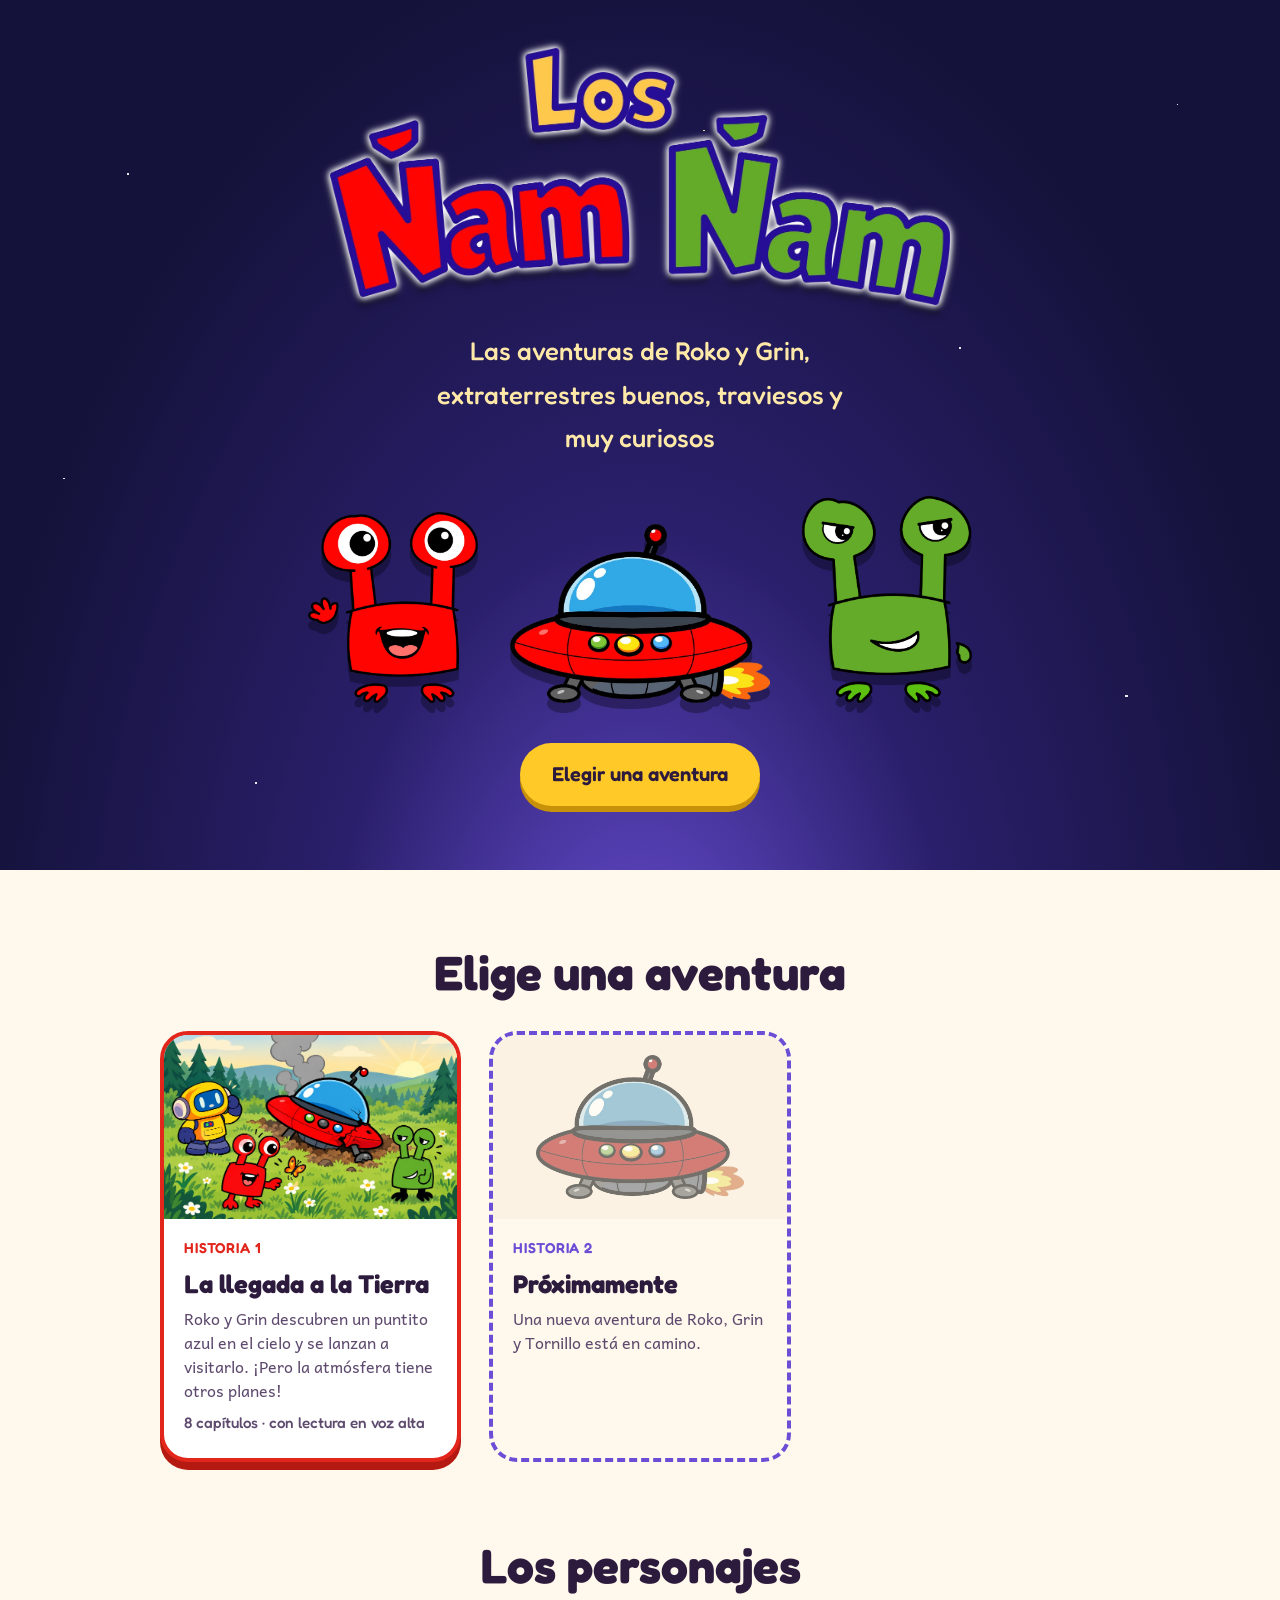
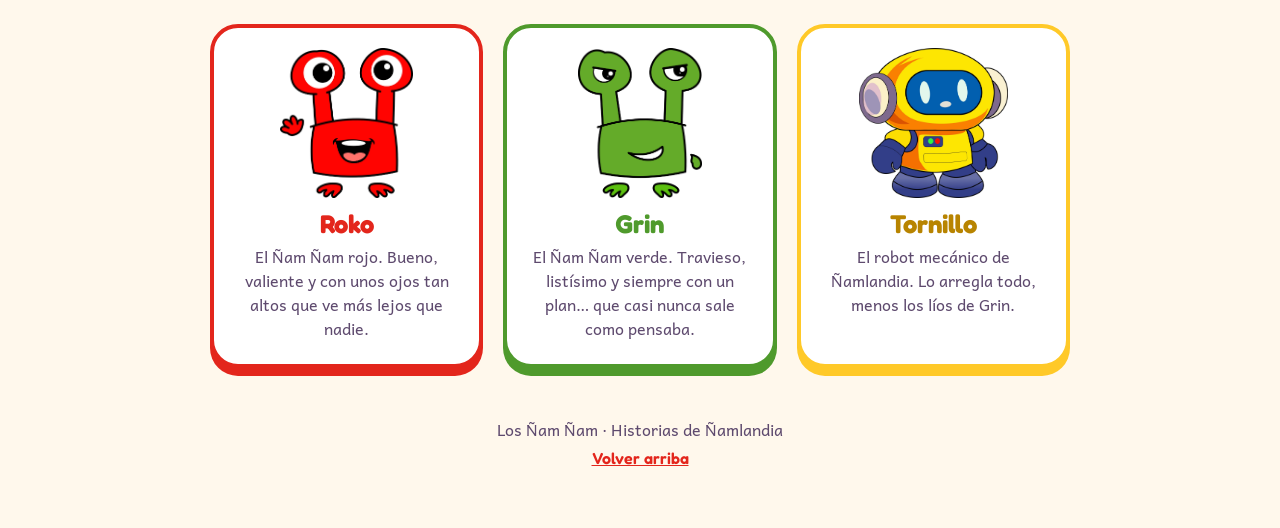
<file: index.html>
<!DOCTYPE html>
<html lang="es">
<head>
<meta charset="utf-8">
<meta name="viewport" content="width=device-width, initial-scale=1">
<title>Los Ñam Ñam — Historias de Roko y Grin</title>
<meta name="description" content="Las aventuras de Roko y Grin, dos extraterrestres de Ñamlandia, con su pequeño robot Tornillo.">
<link rel="preconnect" href="https://fonts.googleapis.com">
<link rel="preconnect" href="https://fonts.gstatic.com" crossorigin>
<link href="https://fonts.googleapis.com/css2?family=Fredoka:wght@500;600;700&family=Andika:wght@400;700&display=swap" rel="stylesheet">
<link rel="stylesheet" href="style.css">
</head>
<body>

<header class="cover home" id="inicio">
  <div class="stars" aria-hidden="true"></div>
  <div class="cover-inner">
    <img class="logo" src="img/logo.png" alt="Los Ñam Ñam" width="1492" height="619">
    <p class="subtitle">Las aventuras de Roko y Grin, extraterrestres buenos, traviesos y muy curiosos</p>
    <div class="cover-cast">
      <img src="img/roko.png" alt="Roko, el Ñam Ñam rojo" class="float a">
      <img src="img/nave.png" alt="La nave de los Ñam Ñam" class="float b ship">
      <img src="img/Grin.png" alt="Grin, el Ñam Ñam verde" class="float c">
    </div>
    <a class="btn" href="#historias">Elegir una aventura</a>
  </div>
</header>

<main>

<section aria-labelledby="t-historias" id="historias">
  <h2 id="t-historias">Elige una aventura</h2>
  <div class="stories">

    <a class="story-card" href="historias/01-llegada-a-la-tierra/index.html">
      <img src="historias/01-llegada-a-la-tierra/img/aterrizaje.jpg" alt="La nave de los Ñam Ñam aterrizando en la Tierra" loading="lazy">
      <div class="body">
        <span class="num">Historia 1</span>
        <h3>La llegada a la Tierra</h3>
        <p>Roko y Grin descubren un puntito azul en el cielo y se lanzan a visitarlo. ¡Pero la atmósfera tiene otros planes!</p>
        <span class="meta">8 capítulos · con lectura en voz alta</span>
      </div>
    </a>

    <div class="story-card soon" aria-label="Próximamente: una nueva aventura">
      <img src="img/nave.png" alt="" aria-hidden="true">
      <div class="body">
        <span class="num">Historia 2</span>
        <h3>Próximamente</h3>
        <p>Una nueva aventura de Roko, Grin y Tornillo está en camino.</p>
      </div>
    </div>

  </div>
</section>

<section class="cast" aria-labelledby="t-personajes">
  <h2 id="t-personajes">Los personajes</h2>
  <div class="cards three">
    <article class="card red">
      <img src="img/roko.png" alt="Roko">
      <h3>Roko</h3>
      <p>El Ñam Ñam rojo. Bueno, valiente y con unos ojos tan altos que ve más lejos que nadie.</p>
    </article>
    <article class="card green">
      <img src="img/Grin.png" alt="Grin">
      <h3>Grin</h3>
      <p>El Ñam Ñam verde. Travieso, listísimo y siempre con un plan… que casi nunca sale como pensaba.</p>
    </article>
    <article class="card yellow">
      <img src="img/robot.jpg" alt="Tornillo">
      <h3>Tornillo</h3>
      <p>El robot mecánico de Ñamlandia. Lo arregla todo, menos los líos de Grin.</p>
    </article>
  </div>
</section>

</main>

<footer class="site-foot">
  <p>Los Ñam Ñam · Historias de Ñamlandia</p>
  <a href="#inicio">Volver arriba</a>
</footer>

</body>
</html>
</file>
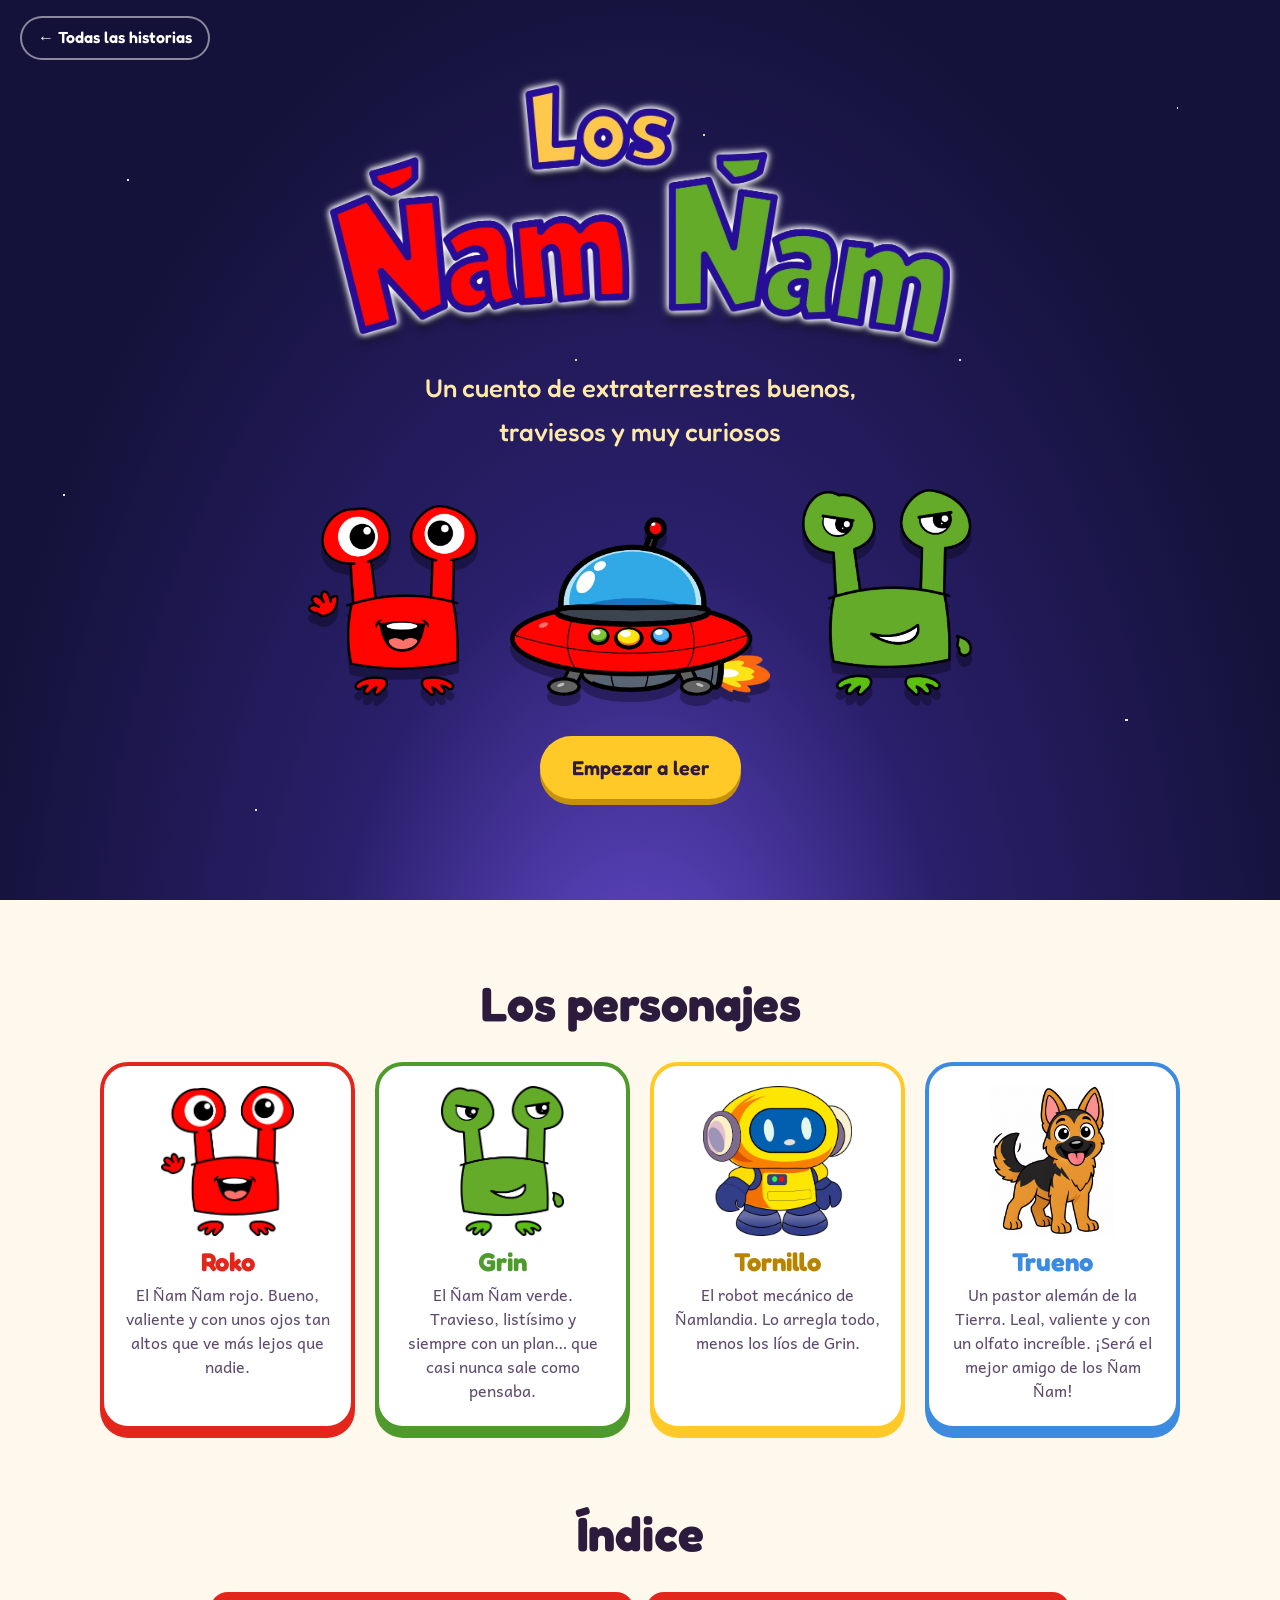
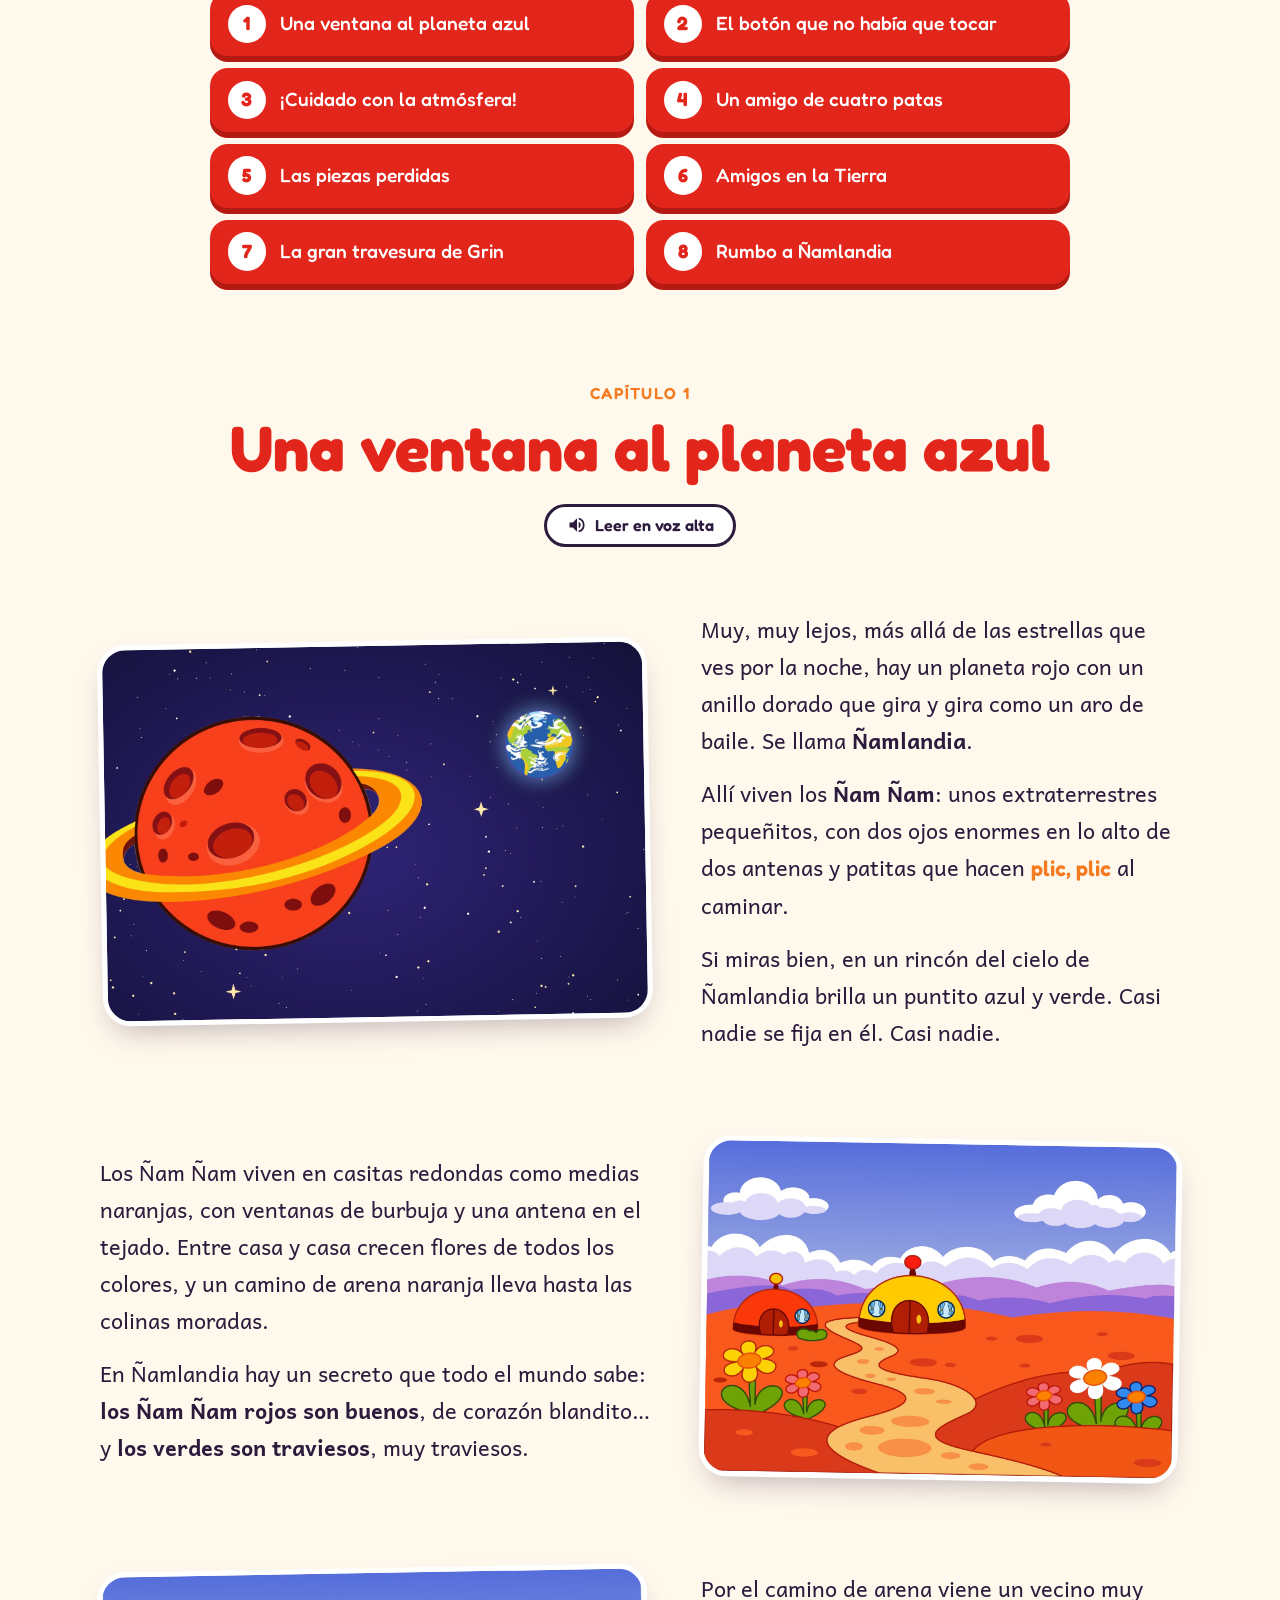
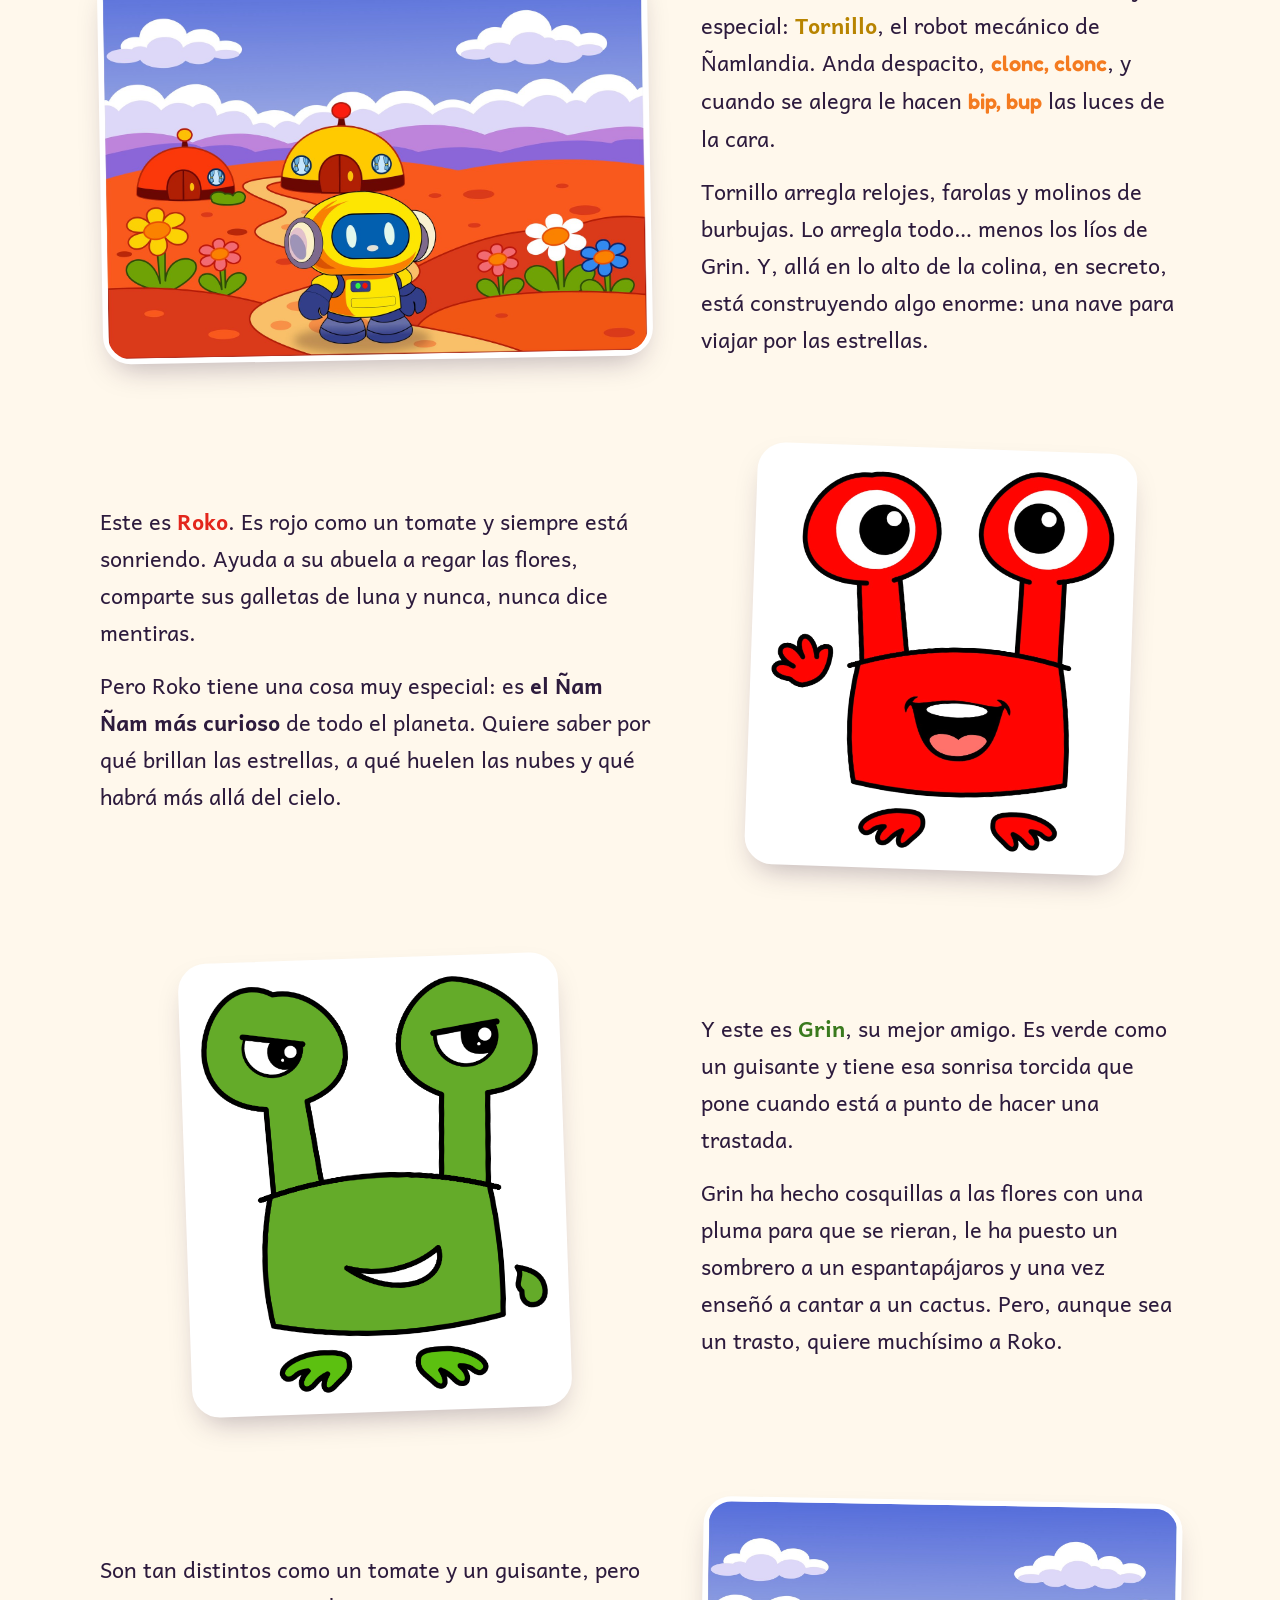
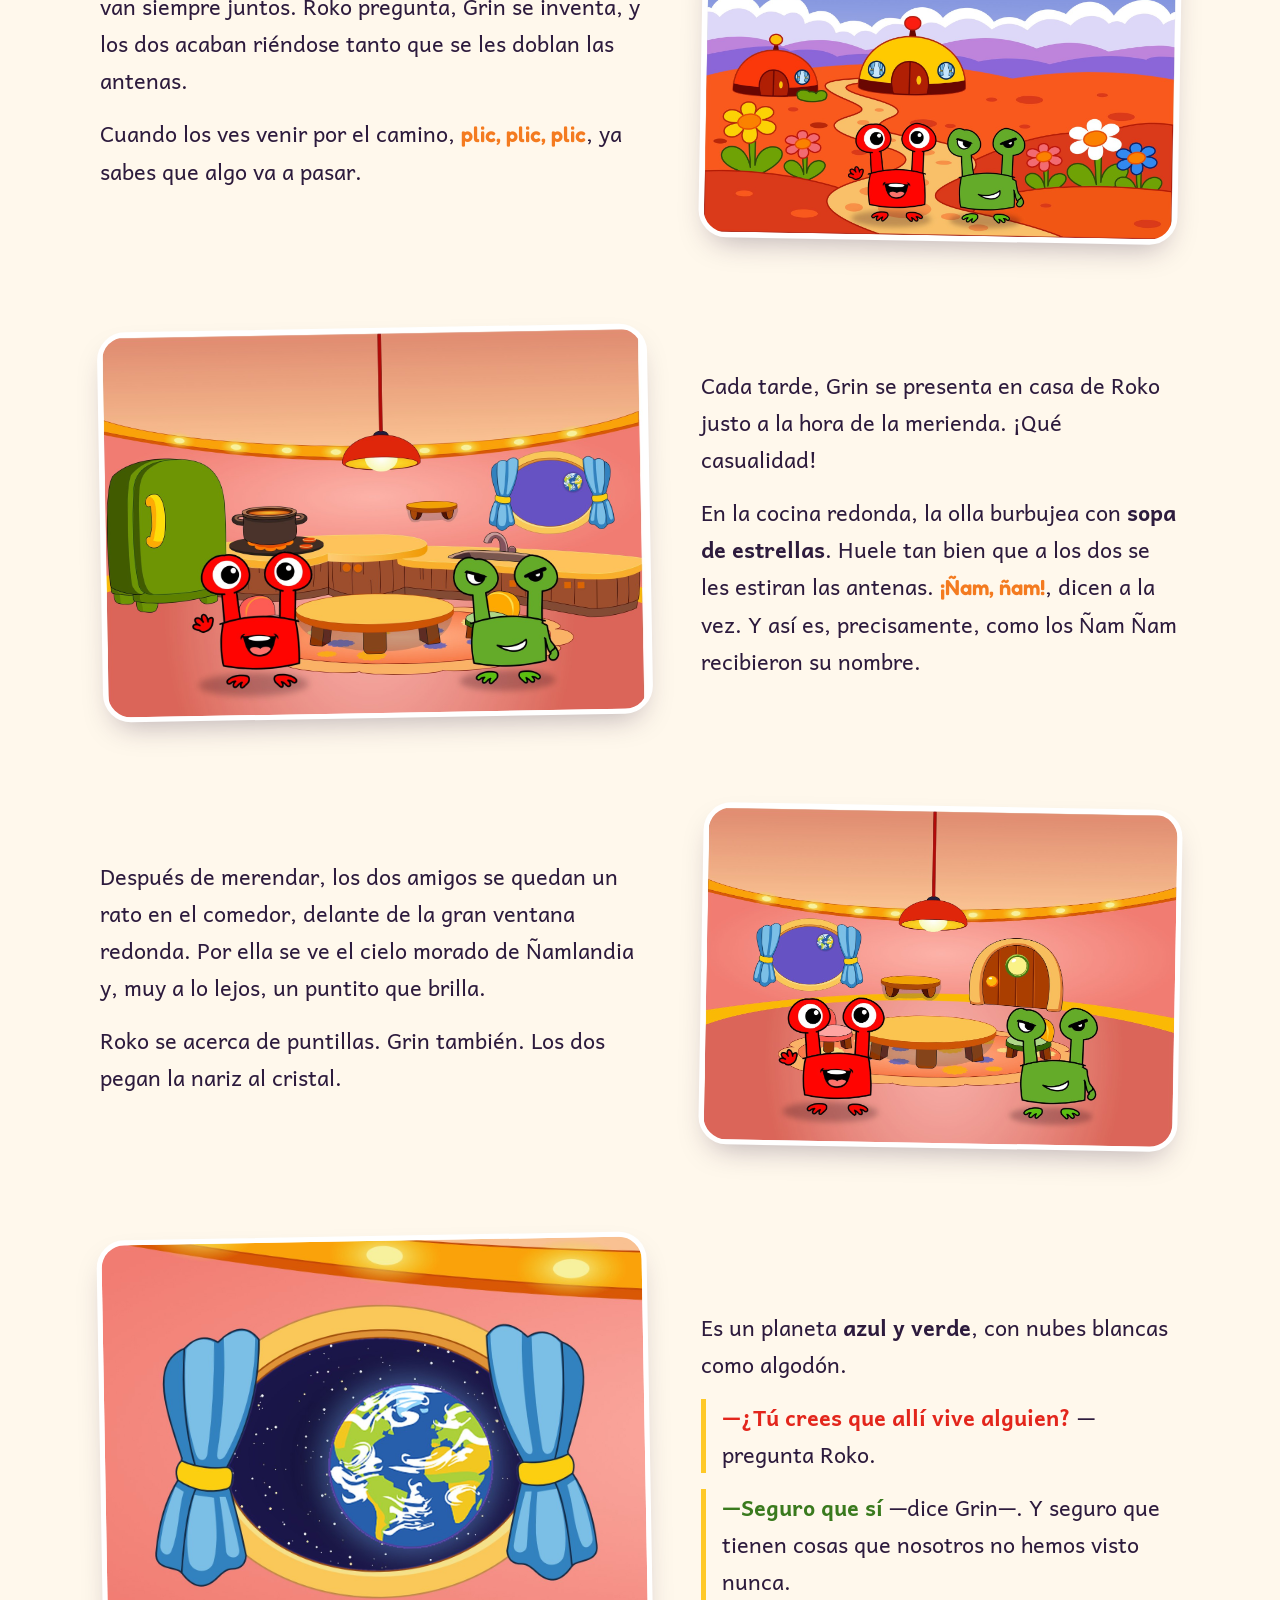
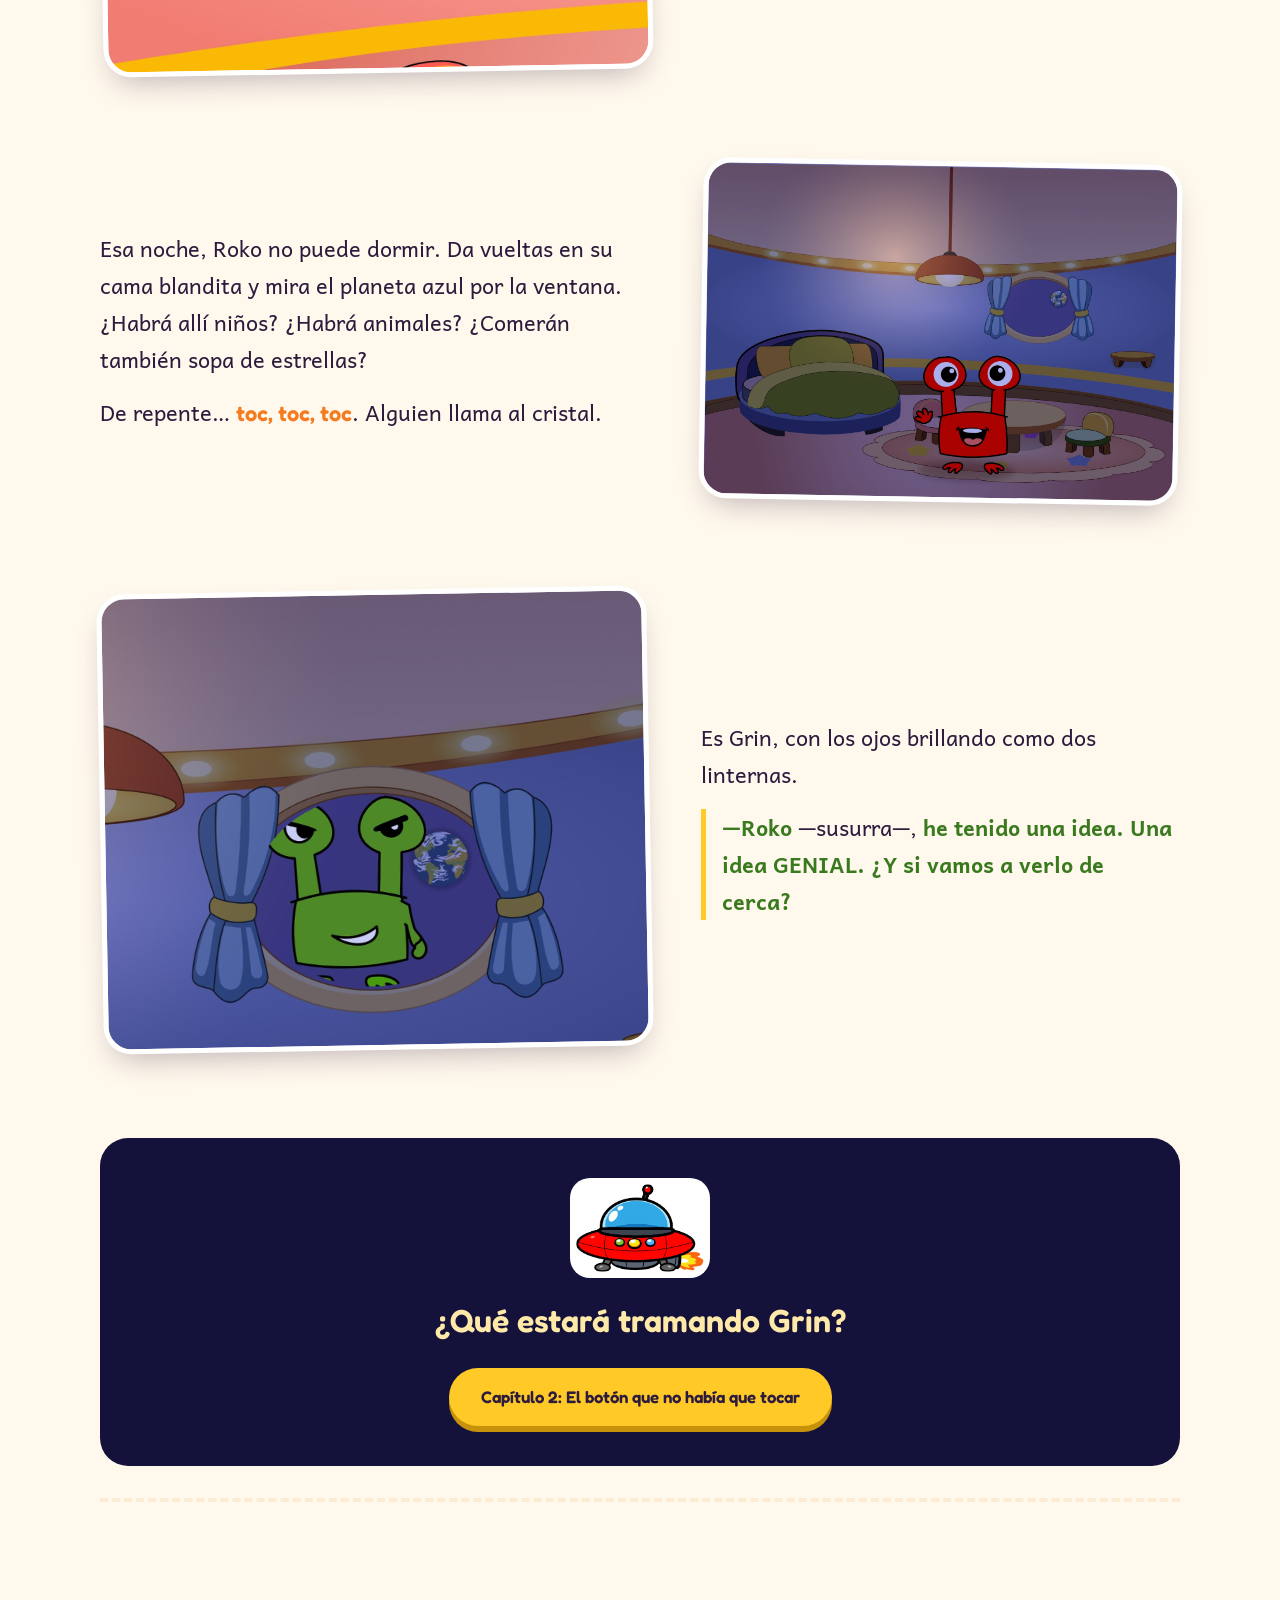
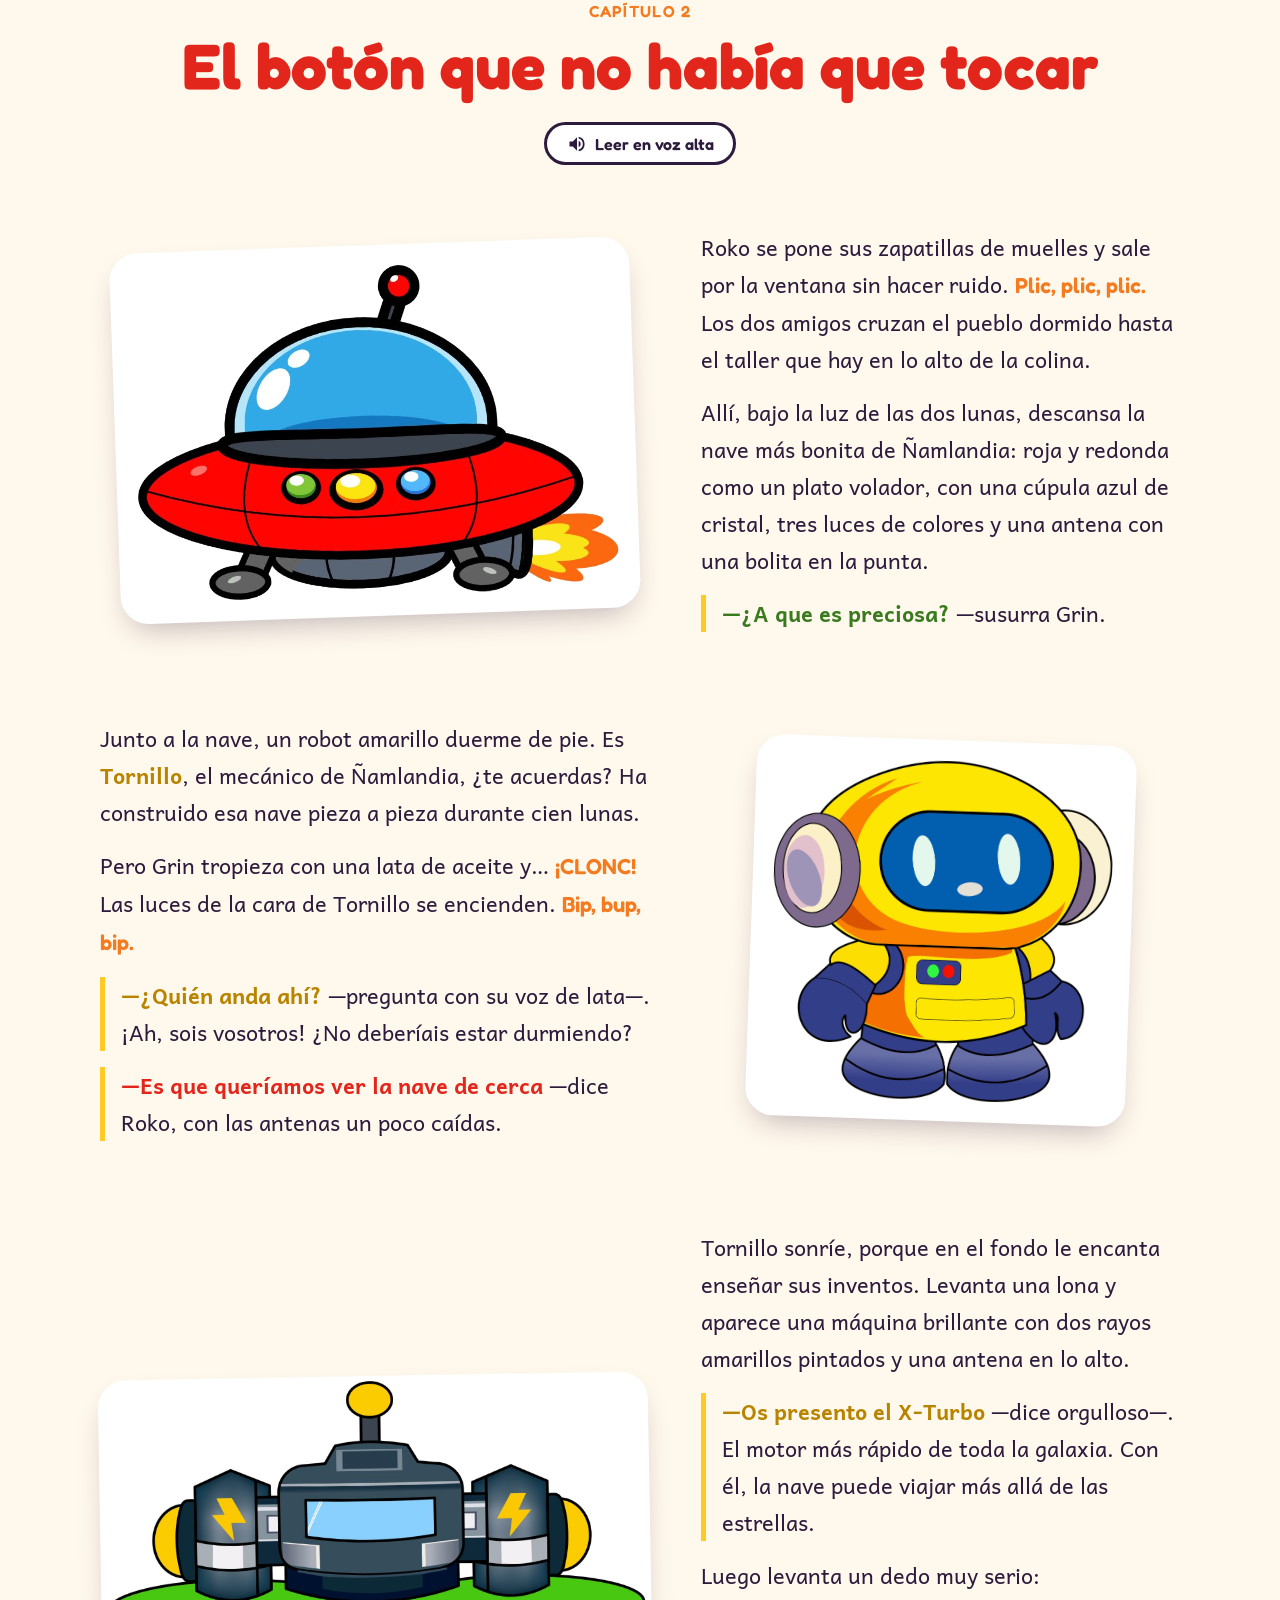
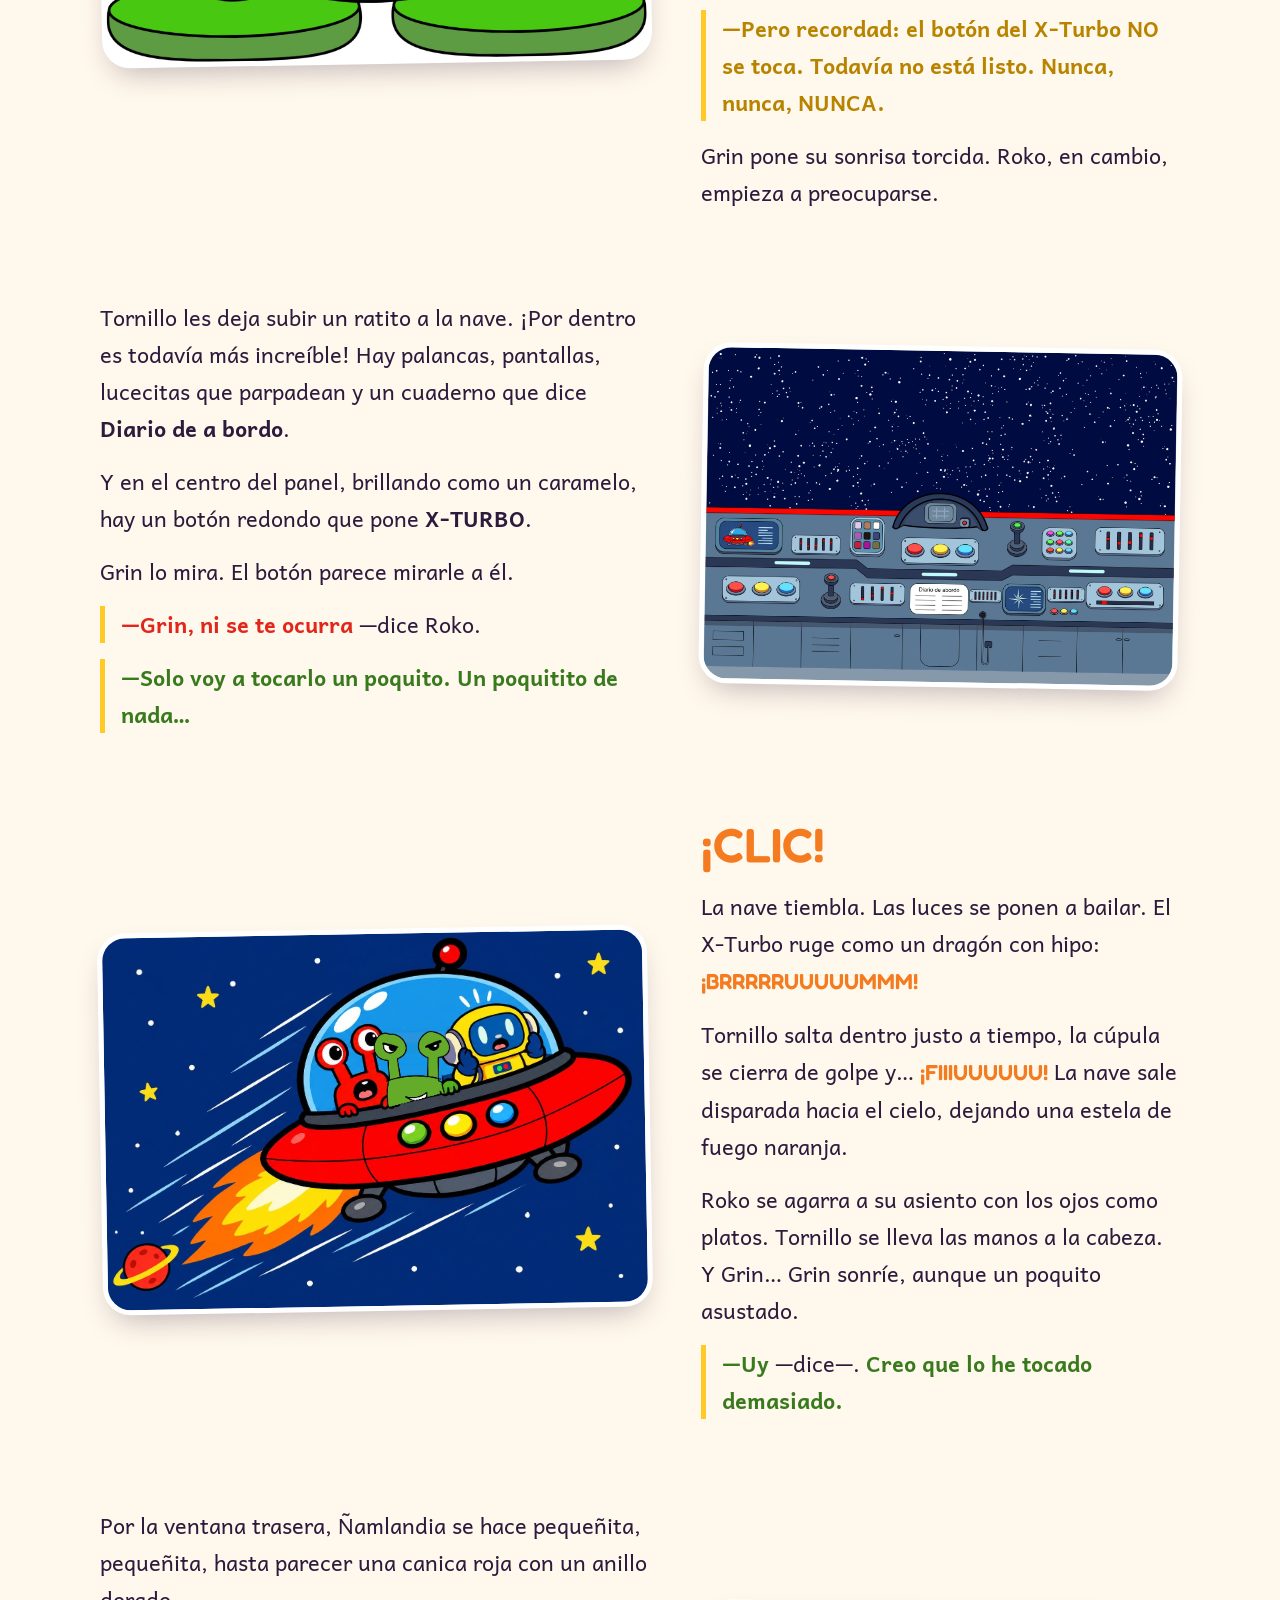
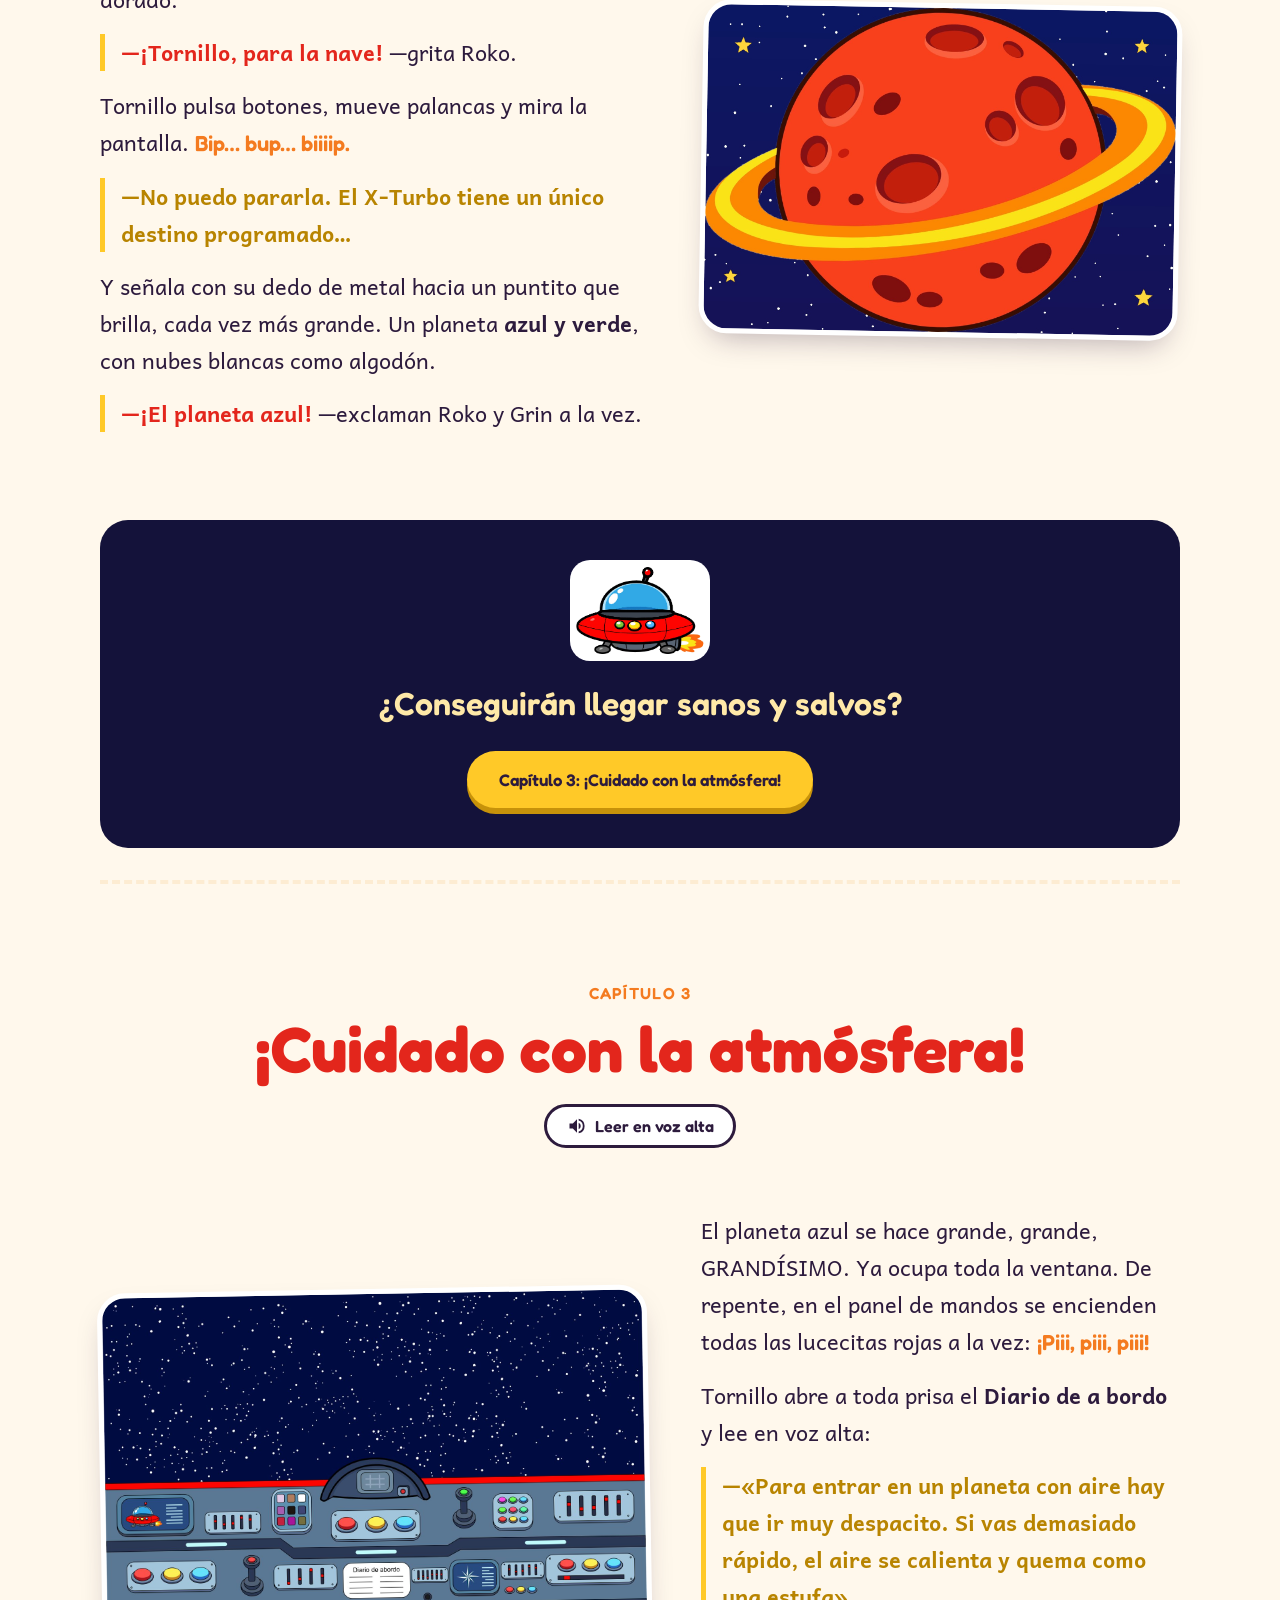
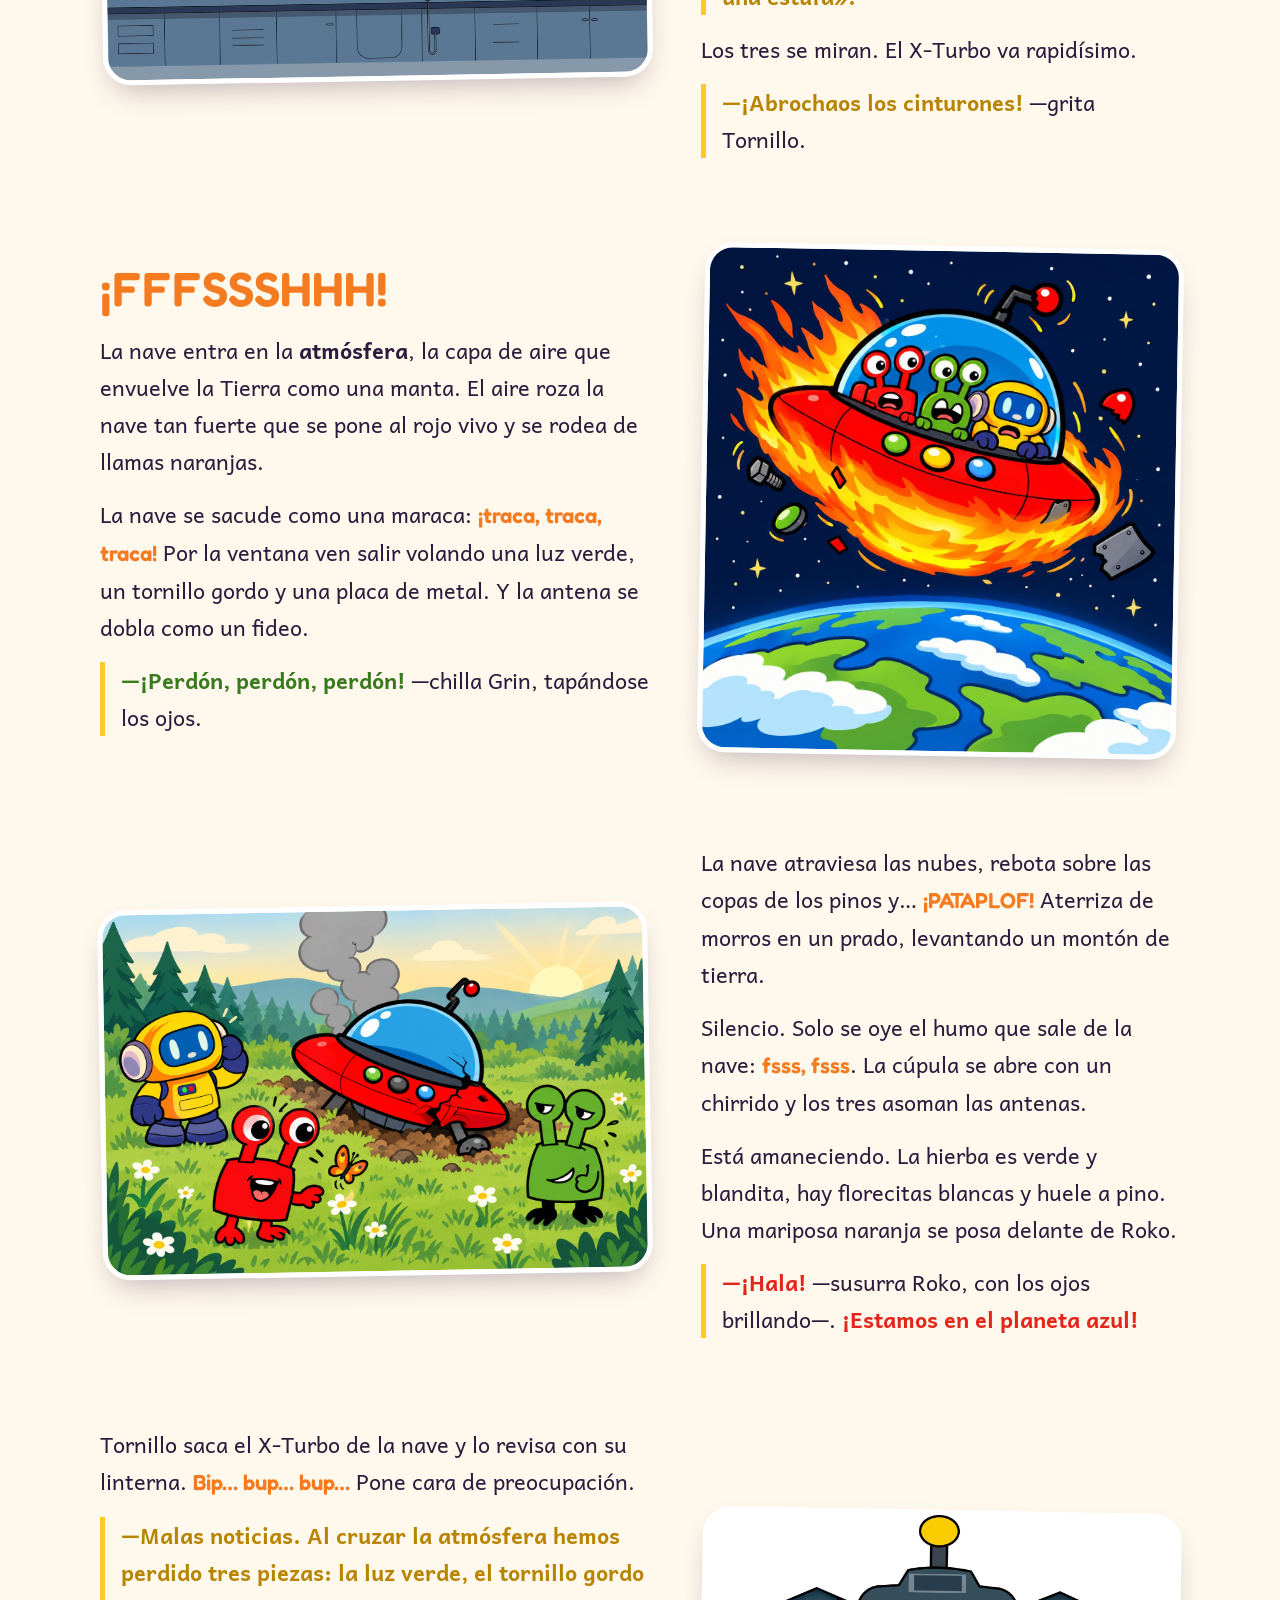
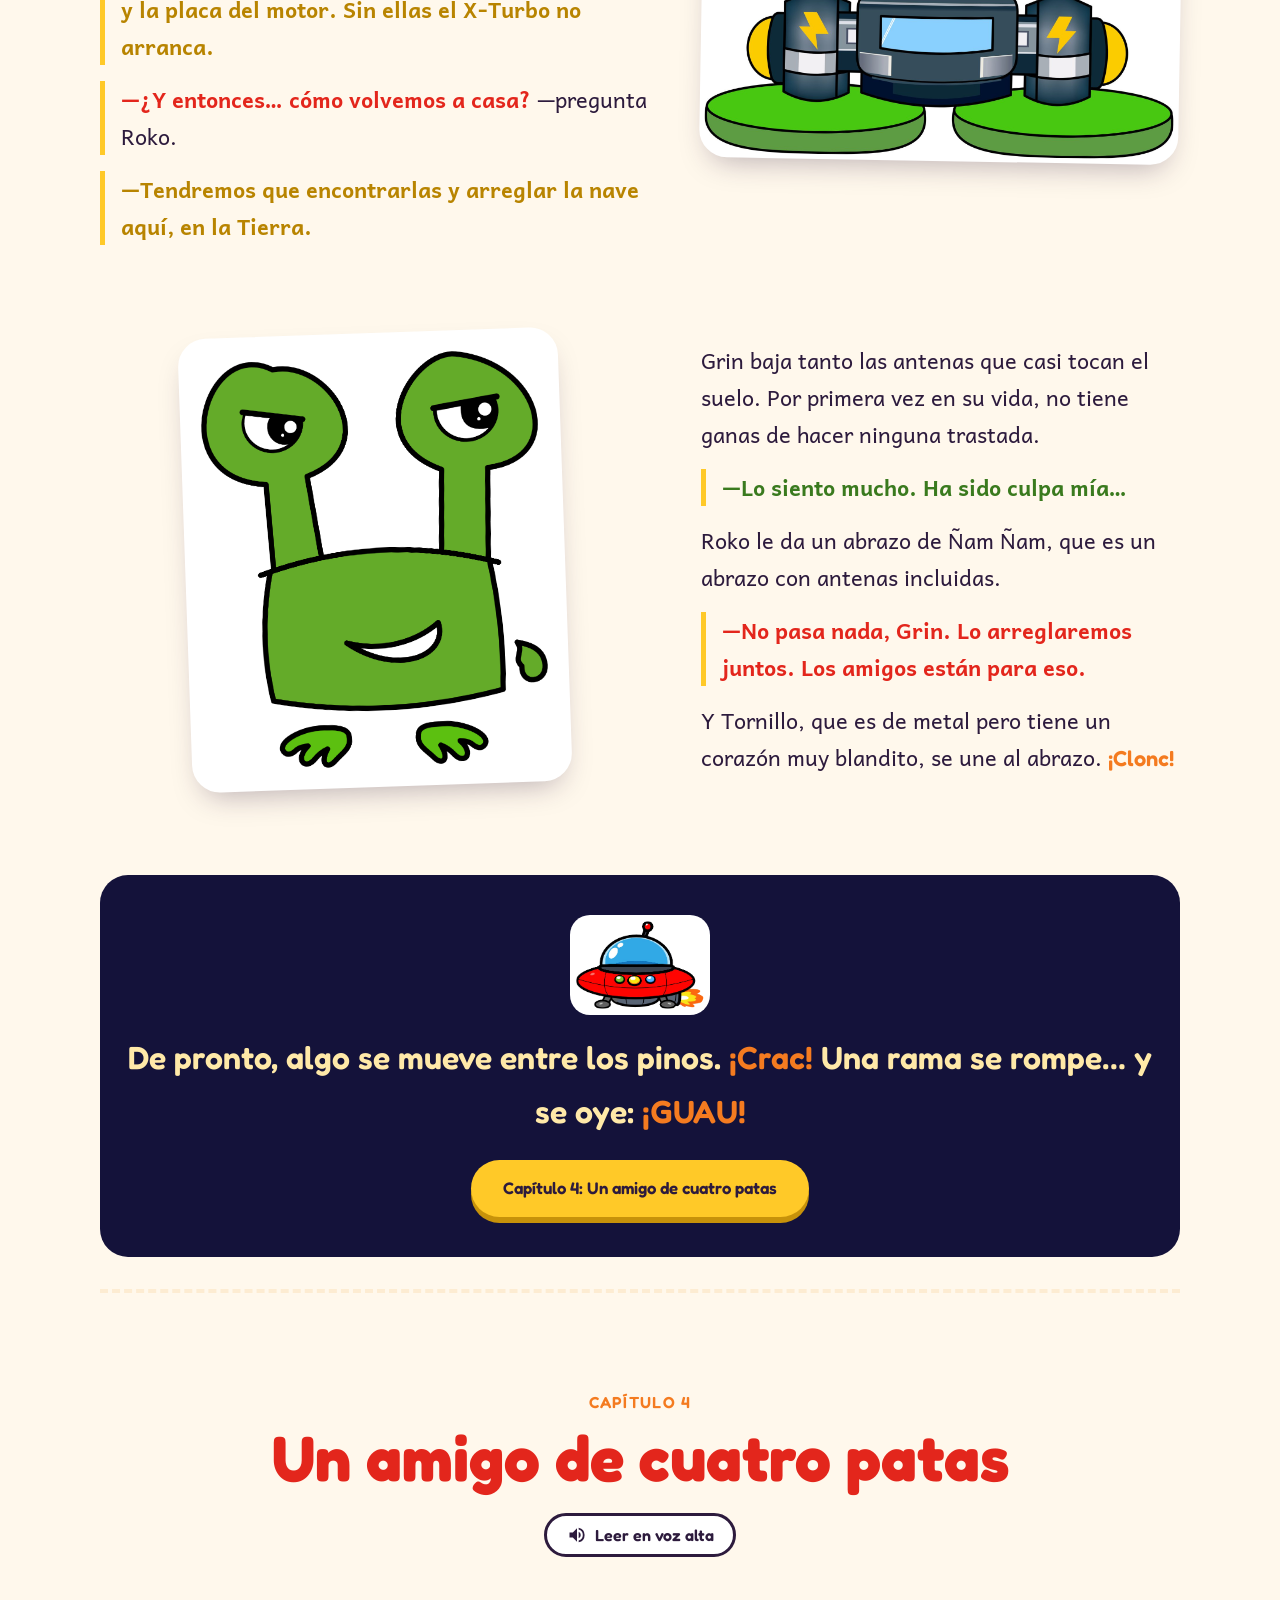
<file: historias/01-llegada-a-la-tierra/index.html>
<!DOCTYPE html>
<html lang="es">
<head>
<meta charset="utf-8">
<meta name="viewport" content="width=device-width, initial-scale=1">
<title>La llegada a la Tierra — Los Ñam Ñam</title>
<link rel="preconnect" href="https://fonts.googleapis.com">
<link rel="preconnect" href="https://fonts.gstatic.com" crossorigin>
<link href="https://fonts.googleapis.com/css2?family=Fredoka:wght@500;600;700&family=Andika:wght@400;700&display=swap" rel="stylesheet">
<link rel="stylesheet" href="../../style.css">
<script>if(!matchMedia("(prefers-reduced-motion: reduce)").matches)document.documentElement.classList.add("js-anim")</script>
</head>
<body>

<nav class="back-bar"><a href="../../index.html">← Todas las historias</a></nav>

<header class="cover" id="inicio">
  <div class="stars" aria-hidden="true"></div>
  <div class="cover-inner">
    <img class="logo" src="../../img/logo.png" alt="Los Ñam Ñam" width="1492" height="619">
    <p class="subtitle">Un cuento de extraterrestres buenos, traviesos y muy curiosos</p>
    <div class="cover-cast">
      <img src="../../img/roko.png" alt="Roko, el Ñam Ñam rojo" class="float a">
      <img src="../../img/nave.png" alt="La nave de los Ñam Ñam" class="float b ship">
      <img src="../../img/Grin.png" alt="Grin, el Ñam Ñam verde" class="float c">
    </div>
    <a class="btn" href="#capitulo-1">Empezar a leer</a>
  </div>
</header>

<main>

<section class="cast" aria-labelledby="t-personajes">
  <h2 id="t-personajes">Los personajes</h2>
  <div class="cards">
    <article class="card red">
      <img src="../../img/roko.png" alt="Roko">
      <h3>Roko</h3>
      <p>El Ñam Ñam rojo. Bueno, valiente y con unos ojos tan altos que ve más lejos que nadie.</p>
    </article>
    <article class="card green">
      <img src="../../img/Grin.png" alt="Grin">
      <h3>Grin</h3>
      <p>El Ñam Ñam verde. Travieso, listísimo y siempre con un plan… que casi nunca sale como pensaba.</p>
    </article>
    <article class="card yellow">
      <img src="../../img/robot.jpg" alt="Tornillo">
      <h3>Tornillo</h3>
      <p>El robot mecánico de Ñamlandia. Lo arregla todo, menos los líos de Grin.</p>
    </article>
    <article class="card blue">
      <img src="../../img/trueno.jpg" alt="Trueno, el perro pastor alemán">
      <h3>Trueno</h3>
      <p>Un pastor alemán de la Tierra. Leal, valiente y con un olfato increíble. ¡Será el mejor amigo de los Ñam Ñam!</p>
    </article>
  </div>
</section>

<nav class="toc" aria-labelledby="t-indice">
  <h2 id="t-indice">Índice</h2>
  <ol>
    <li class="ready"><a href="#capitulo-1"><span>1</span>Una ventana al planeta azul</a></li>
    <li class="ready"><a href="#capitulo-2"><span>2</span>El botón que no había que tocar</a></li>
    <li class="ready"><a href="#capitulo-3"><span>3</span>¡Cuidado con la atmósfera!</a></li>
    <li class="ready"><a href="#capitulo-4"><span>4</span>Un amigo de cuatro patas</a></li>
    <li class="ready"><a href="#capitulo-5"><span>5</span>Las piezas perdidas</a></li>
    <li class="ready"><a href="#capitulo-6"><span>6</span>Amigos en la Tierra</a></li>
    <li class="ready"><a href="#capitulo-7"><span>7</span>La gran travesura de Grin</a></li>
    <li class="ready"><a href="#capitulo-8"><span>8</span>Rumbo a Ñamlandia</a></li>
  </ol>
</nav>

<article class="chapter" id="capitulo-1">
  <header class="chapter-head">
    <p class="kicker">Capítulo 1</p>
    <h2>Una ventana al planeta azul</h2>
    <button class="read-aloud" type="button" data-target="capitulo-1" aria-pressed="false">
      <svg viewBox="0 0 24 24" width="20" height="20" aria-hidden="true"><path fill="currentColor" d="M3 9v6h4l5 5V4L7 9H3zm13.5 3a4.5 4.5 0 0 0-2.5-4v8a4.5 4.5 0 0 0 2.5-4zM14 3.2v2.1a7 7 0 0 1 0 13.4v2.1a9 9 0 0 0 0-17.6z"/></svg>
      <span>Leer en voz alta</span>
    </button>
  </header>

  <div class="page">
    <figure><img src="img/namlandia-espacio.jpg" alt="El planeta rojo Ñamlandia con su anillo dorado, y muy lejos, un puntito azul y verde: la Tierra" width="1600" height="1100"></figure>
    <div class="text">
      <p>Muy, muy lejos, más allá de las estrellas que ves por la noche, hay un planeta rojo con un anillo dorado que gira y gira como un aro de baile. Se llama <strong>Ñamlandia</strong>.</p>
      <p>Allí viven los <strong>Ñam Ñam</strong>: unos extraterrestres pequeñitos, con dos ojos enormes en lo alto de dos antenas y patitas que hacen <em class="sound">plic, plic</em> al caminar.</p>
      <p>Si miras bien, en un rincón del cielo de Ñamlandia brilla un puntito azul y verde. Casi nadie se fija en él. Casi nadie.</p>
    </div>
  </div>

  <div class="page flip">
    <figure><img src="img/pueblo.jpg" alt="El pueblo de los Ñam Ñam, con casitas redondas y flores" loading="lazy"></figure>
    <div class="text">
      <p>Los Ñam Ñam viven en casitas redondas como medias naranjas, con ventanas de burbuja y una antena en el tejado. Entre casa y casa crecen flores de todos los colores, y un camino de arena naranja lleva hasta las colinas moradas.</p>
      <p>En Ñamlandia hay un secreto que todo el mundo sabe: <strong>los Ñam Ñam rojos son buenos</strong>, de corazón blandito… y <strong>los verdes son traviesos</strong>, muy traviesos.</p>
    </div>
  </div>

  <div class="page">
    <figure><img src="img/pueblo-tornillo.jpg" alt="Tornillo, el robot amarillo, parado en el camino de arena del pueblo" width="1600" height="1130" loading="lazy"></figure>
    <div class="text">
      <p>Por el camino de arena viene un vecino muy especial: <strong class="yellow-t">Tornillo</strong>, el robot mecánico de Ñamlandia. Anda despacito, <em class="sound">clonc, clonc</em>, y cuando se alegra le hacen <em class="sound">bip, bup</em> las luces de la cara.</p>
      <p>Tornillo arregla relojes, farolas y molinos de burbujas. Lo arregla todo… menos los líos de Grin. Y, allá en lo alto de la colina, en secreto, está construyendo algo enorme: una nave para viajar por las estrellas.</p>
    </div>
  </div>

  <div class="page flip">
    <figure class="portrait"><img src="../../img/roko.png" alt="Roko, el Ñam Ñam rojo, saludando con una sonrisa enorme" loading="lazy"></figure>
    <div class="text">
      <p>Este es <strong class="red-t">Roko</strong>. Es rojo como un tomate y siempre está sonriendo. Ayuda a su abuela a regar las flores, comparte sus galletas de luna y nunca, nunca dice mentiras.</p>
      <p>Pero Roko tiene una cosa muy especial: es <strong>el Ñam Ñam más curioso</strong> de todo el planeta. Quiere saber por qué brillan las estrellas, a qué huelen las nubes y qué habrá más allá del cielo.</p>
    </div>
  </div>

  <div class="page">
    <figure class="portrait"><img src="../../img/Grin.png" alt="Grin, el Ñam Ñam verde, con cara de travieso" loading="lazy"></figure>
    <div class="text">
      <p>Y este es <strong class="green-t">Grin</strong>, su mejor amigo. Es verde como un guisante y tiene esa sonrisa torcida que pone cuando está a punto de hacer una trastada.</p>
      <p>Grin ha hecho cosquillas a las flores con una pluma para que se rieran, le ha puesto un sombrero a un espantapájaros y una vez enseñó a cantar a un cactus. Pero, aunque sea un trasto, quiere muchísimo a Roko.</p>
    </div>
  </div>

  <div class="page flip">
    <figure><img src="img/pueblo-amigos.jpg" alt="Roko y Grin, uno al lado del otro, en el camino de arena del pueblo" width="1600" height="1130" loading="lazy"></figure>
    <div class="text">
      <p>Son tan distintos como un tomate y un guisante, pero van siempre juntos. Roko pregunta, Grin se inventa, y los dos acaban riéndose tanto que se les doblan las antenas.</p>
      <p>Cuando los ves venir por el camino, <em class="sound">plic, plic, plic</em>, ya sabes que algo va a pasar.</p>
    </div>
  </div>

  <div class="page">
    <figure><img src="img/cocina-amigos.jpg" alt="Roko y Grin en la cocina redonda, junto a la olla de sopa" width="1600" height="1124" loading="lazy"></figure>
    <div class="text">
      <p>Cada tarde, Grin se presenta en casa de Roko justo a la hora de la merienda. ¡Qué casualidad!</p>
      <p>En la cocina redonda, la olla burbujea con <strong>sopa de estrellas</strong>. Huele tan bien que a los dos se les estiran las antenas. <em class="sound">¡Ñam, ñam!</em>, dicen a la vez. Y así es, precisamente, como los Ñam Ñam recibieron su nombre.</p>
    </div>
  </div>

  <div class="page flip">
    <figure><img src="img/comedor-amigos.jpg" alt="Roko y Grin en el comedor, con la ventana redonda detrás" width="1600" height="1133" loading="lazy"></figure>
    <div class="text">
      <p>Después de merendar, los dos amigos se quedan un rato en el comedor, delante de la gran ventana redonda. Por ella se ve el cielo morado de Ñamlandia y, muy a lo lejos, un puntito que brilla.</p>
      <p>Roko se acerca de puntillas. Grin también. Los dos pegan la nariz al cristal.</p>
    </div>
  </div>

  <div class="page">
    <figure><img src="img/ventana-azul.jpg" alt="La ventana redonda con cortinas azules, y en el cielo estrellado un planeta azul y verde con nubes blancas" width="1400" height="1106" loading="lazy"></figure>
    <div class="text">
      <p>Es un planeta <strong>azul y verde</strong>, con nubes blancas como algodón.</p>
      <p class="dialog"><span class="red-t">—¿Tú crees que allí vive alguien?</span> —pregunta Roko.</p>
      <p class="dialog"><span class="green-t">—Seguro que sí</span> —dice Grin—. Y seguro que tienen cosas que nosotros no hemos visto nunca.</p>
    </div>
  </div>

  <div class="page flip">
    <figure><img src="img/habitacion-noche.jpg" alt="La habitación de Roko de noche, con la cama y una luz suave" width="1600" height="1132" loading="lazy"></figure>
    <div class="text">
      <p>Esa noche, Roko no puede dormir. Da vueltas en su cama blandita y mira el planeta azul por la ventana. ¿Habrá allí niños? ¿Habrá animales? ¿Comerán también sopa de estrellas?</p>
      <p>De repente… <em class="sound">toc, toc, toc</em>. Alguien llama al cristal.</p>
    </div>
  </div>

  <div class="page">
    <figure><img src="img/toc-toc.jpg" alt="Grin asomado a la ventana redonda de noche, con los ojos brillando" width="1400" height="1165" loading="lazy"></figure>
    <div class="text">
      <p>Es Grin, con los ojos brillando como dos linternas.</p>
      <p class="dialog"><span class="green-t">—Roko</span> —susurra—, <span class="green-t">he tenido una idea. Una idea GENIAL. ¿Y si vamos a verlo de cerca?</span></p>
    </div>
  </div>

  <footer class="chapter-end">
    <img src="../../img/nave.png" alt="" aria-hidden="true">
    <p>¿Qué estará tramando Grin?</p>
    <a class="btn next-btn" href="#capitulo-2">Capítulo 2: El botón que no había que tocar</a>
  </footer>
</article>

<article class="chapter" id="capitulo-2">
  <header class="chapter-head">
    <p class="kicker">Capítulo 2</p>
    <h2>El botón que no había que tocar</h2>
    <button class="read-aloud" type="button" data-target="capitulo-2" aria-pressed="false">
      <svg viewBox="0 0 24 24" width="20" height="20" aria-hidden="true"><path fill="currentColor" d="M3 9v6h4l5 5V4L7 9H3zm13.5 3a4.5 4.5 0 0 0-2.5-4v8a4.5 4.5 0 0 0 2.5-4zM14 3.2v2.1a7 7 0 0 1 0 13.4v2.1a9 9 0 0 0 0-17.6z"/></svg>
      <span>Leer en voz alta</span>
    </button>
  </header>

  <div class="page">
    <figure class="portrait wide"><img src="../../img/nave.png" alt="La nave roja con cúpula azul de Tornillo"></figure>
    <div class="text">
      <p>Roko se pone sus zapatillas de muelles y sale por la ventana sin hacer ruido. <em class="sound">Plic, plic, plic.</em> Los dos amigos cruzan el pueblo dormido hasta el taller que hay en lo alto de la colina.</p>
      <p>Allí, bajo la luz de las dos lunas, descansa la nave más bonita de Ñamlandia: roja y redonda como un plato volador, con una cúpula azul de cristal, tres luces de colores y una antena con una bolita en la punta.</p>
      <p class="dialog"><span class="green-t">—¿A que es preciosa?</span> —susurra Grin.</p>
    </div>
  </div>

  <div class="page flip">
    <figure class="portrait"><img src="../../img/robot.jpg" alt="Tornillo, el robot amarillo"></figure>
    <div class="text">
      <p>Junto a la nave, un robot amarillo duerme de pie. Es <strong class="yellow-t">Tornillo</strong>, el mecánico de Ñamlandia, ¿te acuerdas? Ha construido esa nave pieza a pieza durante cien lunas.</p>
      <p>Pero Grin tropieza con una lata de aceite y… <em class="sound">¡CLONC!</em> Las luces de la cara de Tornillo se encienden. <em class="sound">Bip, bup, bip.</em></p>
      <p class="dialog"><span class="yellow-t">—¿Quién anda ahí?</span> —pregunta con su voz de lata—. ¡Ah, sois vosotros! ¿No deberíais estar durmiendo?</p>
      <p class="dialog"><span class="red-t">—Es que queríamos ver la nave de cerca</span> —dice Roko, con las antenas un poco caídas.</p>
    </div>
  </div>

  <div class="page">
    <figure><img src="img/x-turbo.jpg" alt="El motor X-Turbo, con dos rayos amarillos y una antena"></figure>
    <div class="text">
      <p>Tornillo sonríe, porque en el fondo le encanta enseñar sus inventos. Levanta una lona y aparece una máquina brillante con dos rayos amarillos pintados y una antena en lo alto.</p>
      <p class="dialog"><span class="yellow-t">—Os presento el X-Turbo</span> —dice orgulloso—. El motor más rápido de toda la galaxia. Con él, la nave puede viajar más allá de las estrellas.</p>
      <p>Luego levanta un dedo muy serio:</p>
      <p class="dialog"><span class="yellow-t">—Pero recordad: el botón del X-Turbo NO se toca. Todavía no está listo. Nunca, nunca, NUNCA.</span></p>
      <p>Grin pone su sonrisa torcida. Roko, en cambio, empieza a preocuparse.</p>
    </div>
  </div>

  <div class="page flip">
    <figure><img src="img/interior-nave.jpg" alt="El panel de mandos de la nave, lleno de botones y palancas, con el espacio de fondo"></figure>
    <div class="text">
      <p>Tornillo les deja subir un ratito a la nave. ¡Por dentro es todavía más increíble! Hay palancas, pantallas, lucecitas que parpadean y un cuaderno que dice <strong>Diario de a bordo</strong>.</p>
      <p>Y en el centro del panel, brillando como un caramelo, hay un botón redondo que pone <strong>X-TURBO</strong>.</p>
      <p>Grin lo mira. El botón parece mirarle a él.</p>
      <p class="dialog"><span class="red-t">—Grin, ni se te ocurra</span> —dice Roko.</p>
      <p class="dialog"><span class="green-t">—Solo voy a tocarlo un poquito. Un poquitito de nada…</span></p>
    </div>
  </div>

  <div class="page">
    <figure><img src="img/despegue.jpg" alt="La nave despega a toda velocidad por el espacio con Roko, Grin y Tornillo dentro de la cúpula"></figure>
    <div class="text">
      <p><em class="sound big">¡CLIC!</em></p>
      <p>La nave tiembla. Las luces se ponen a bailar. El X-Turbo ruge como un dragón con hipo: <em class="sound">¡BRRRRRUUUUUMMM!</em></p>
      <p>Tornillo salta dentro justo a tiempo, la cúpula se cierra de golpe y… <em class="sound">¡FIIIUUUUUU!</em> La nave sale disparada hacia el cielo, dejando una estela de fuego naranja.</p>
      <p>Roko se agarra a su asiento con los ojos como platos. Tornillo se lleva las manos a la cabeza. Y Grin… Grin sonríe, aunque un poquito asustado.</p>
      <p class="dialog"><span class="green-t">—Uy</span> —dice—. <span class="green-t">Creo que lo he tocado demasiado.</span></p>
    </div>
  </div>

  <div class="page flip">
    <figure><img src="img/namlandia.jpg" alt="Ñamlandia vista desde el espacio, cada vez más pequeña"></figure>
    <div class="text">
      <p>Por la ventana trasera, Ñamlandia se hace pequeñita, pequeñita, hasta parecer una canica roja con un anillo dorado.</p>
      <p class="dialog"><span class="red-t">—¡Tornillo, para la nave!</span> —grita Roko.</p>
      <p>Tornillo pulsa botones, mueve palancas y mira la pantalla. <em class="sound">Bip… bup… biiiip.</em></p>
      <p class="dialog"><span class="yellow-t">—No puedo pararla. El X-Turbo tiene un único destino programado…</span></p>
      <p>Y señala con su dedo de metal hacia un puntito que brilla, cada vez más grande. Un planeta <strong>azul y verde</strong>, con nubes blancas como algodón.</p>
      <p class="dialog"><span class="red-t">—¡El planeta azul!</span> —exclaman Roko y Grin a la vez.</p>
    </div>
  </div>

  <footer class="chapter-end">
    <img src="../../img/nave.png" alt="" aria-hidden="true">
    <p>¿Conseguirán llegar sanos y salvos?</p>
    <a class="btn next-btn" href="#capitulo-3">Capítulo 3: ¡Cuidado con la atmósfera!</a>
  </footer>
</article>

<article class="chapter" id="capitulo-3">
  <header class="chapter-head">
    <p class="kicker">Capítulo 3</p>
    <h2>¡Cuidado con la atmósfera!</h2>
    <button class="read-aloud" type="button" data-target="capitulo-3" aria-pressed="false">
      <svg viewBox="0 0 24 24" width="20" height="20" aria-hidden="true"><path fill="currentColor" d="M3 9v6h4l5 5V4L7 9H3zm13.5 3a4.5 4.5 0 0 0-2.5-4v8a4.5 4.5 0 0 0 2.5-4zM14 3.2v2.1a7 7 0 0 1 0 13.4v2.1a9 9 0 0 0 0-17.6z"/></svg>
      <span>Leer en voz alta</span>
    </button>
  </header>

  <div class="page">
    <figure><img src="img/interior-nave.jpg" alt="El panel de mandos de la nave con luces de alarma"></figure>
    <div class="text">
      <p>El planeta azul se hace grande, grande, GRANDÍSIMO. Ya ocupa toda la ventana. De repente, en el panel de mandos se encienden todas las lucecitas rojas a la vez: <em class="sound">¡Piii, piii, piii!</em></p>
      <p>Tornillo abre a toda prisa el <strong>Diario de a bordo</strong> y lee en voz alta:</p>
      <p class="dialog"><span class="yellow-t">—«Para entrar en un planeta con aire hay que ir muy despacito. Si vas demasiado rápido, el aire se calienta y quema como una estufa».</span></p>
      <p>Los tres se miran. El X-Turbo va rapidísimo.</p>
      <p class="dialog"><span class="yellow-t">—¡Abrochaos los cinturones!</span> —grita Tornillo.</p>
    </div>
  </div>

  <div class="page flip">
    <figure><img src="img/atmosfera.jpg" alt="La nave entra en la atmósfera envuelta en llamas mientras pierde piezas"></figure>
    <div class="text">
      <p><em class="sound big">¡FFFSSSHHH!</em></p>
      <p>La nave entra en la <strong>atmósfera</strong>, la capa de aire que envuelve la Tierra como una manta. El aire roza la nave tan fuerte que se pone al rojo vivo y se rodea de llamas naranjas.</p>
      <p>La nave se sacude como una maraca: <em class="sound">¡traca, traca, traca!</em> Por la ventana ven salir volando una luz verde, un tornillo gordo y una placa de metal. Y la antena se dobla como un fideo.</p>
      <p class="dialog"><span class="green-t">—¡Perdón, perdón, perdón!</span> —chilla Grin, tapándose los ojos.</p>
    </div>
  </div>

  <div class="page">
    <figure><img src="img/aterrizaje.jpg" alt="La nave estrellada y humeante en un prado junto a un bosque de pinos, con Tornillo, Roko y Grin al lado"></figure>
    <div class="text">
      <p>La nave atraviesa las nubes, rebota sobre las copas de los pinos y… <em class="sound">¡PATAPLOF!</em> Aterriza de morros en un prado, levantando un montón de tierra.</p>
      <p>Silencio. Solo se oye el humo que sale de la nave: <em class="sound">fsss, fsss</em>. La cúpula se abre con un chirrido y los tres asoman las antenas.</p>
      <p>Está amaneciendo. La hierba es verde y blandita, hay florecitas blancas y huele a pino. Una mariposa naranja se posa delante de Roko.</p>
      <p class="dialog"><span class="red-t">—¡Hala!</span> —susurra Roko, con los ojos brillando—. <span class="red-t">¡Estamos en el planeta azul!</span></p>
    </div>
  </div>

  <div class="page flip">
    <figure><img src="img/x-turbo.jpg" alt="El motor X-Turbo, que Tornillo revisa después del aterrizaje"></figure>
    <div class="text">
      <p>Tornillo saca el X-Turbo de la nave y lo revisa con su linterna. <em class="sound">Bip… bup… bup…</em> Pone cara de preocupación.</p>
      <p class="dialog"><span class="yellow-t">—Malas noticias. Al cruzar la atmósfera hemos perdido tres piezas: la luz verde, el tornillo gordo y la placa del motor. Sin ellas el X-Turbo no arranca.</span></p>
      <p class="dialog"><span class="red-t">—¿Y entonces… cómo volvemos a casa?</span> —pregunta Roko.</p>
      <p class="dialog"><span class="yellow-t">—Tendremos que encontrarlas y arreglar la nave aquí, en la Tierra.</span></p>
    </div>
  </div>

  <div class="page">
    <figure class="portrait"><img src="../../img/Grin.png" alt="Grin, el Ñam Ñam verde"></figure>
    <div class="text">
      <p>Grin baja tanto las antenas que casi tocan el suelo. Por primera vez en su vida, no tiene ganas de hacer ninguna trastada.</p>
      <p class="dialog"><span class="green-t">—Lo siento mucho. Ha sido culpa mía…</span></p>
      <p>Roko le da un abrazo de Ñam Ñam, que es un abrazo con antenas incluidas.</p>
      <p class="dialog"><span class="red-t">—No pasa nada, Grin. Lo arreglaremos juntos. Los amigos están para eso.</span></p>
      <p>Y Tornillo, que es de metal pero tiene un corazón muy blandito, se une al abrazo. <em class="sound">¡Clonc!</em></p>
    </div>
  </div>

  <footer class="chapter-end">
    <img src="../../img/nave.png" alt="" aria-hidden="true">
    <p>De pronto, algo se mueve entre los pinos. <span class="sound">¡Crac!</span> Una rama se rompe… y se oye: <span class="sound">¡GUAU!</span></p>
    <a class="btn next-btn" href="#capitulo-4">Capítulo 4: Un amigo de cuatro patas</a>
  </footer>
</article>

<article class="chapter" id="capitulo-4">
  <header class="chapter-head">
    <p class="kicker">Capítulo 4</p>
    <h2>Un amigo de cuatro patas</h2>
    <button class="read-aloud" type="button" data-target="capitulo-4" aria-pressed="false">
      <svg viewBox="0 0 24 24" width="20" height="20" aria-hidden="true"><path fill="currentColor" d="M3 9v6h4l5 5V4L7 9H3zm13.5 3a4.5 4.5 0 0 0-2.5-4v8a4.5 4.5 0 0 0 2.5-4zM14 3.2v2.1a7 7 0 0 1 0 13.4v2.1a9 9 0 0 0 0-17.6z"/></svg>
      <span>Leer en voz alta</span>
    </button>
  </header>

  <div class="page">
    <figure><img src="img/trueno-aparece.jpg" alt="Un perro pastor alemán sale de entre los pinos y ladra; Tornillo, Roko y Grin lo miran junto a la nave" width="1600" height="1100"></figure>
    <div class="text">
      <p><em class="sound big">¡GUAU!</em></p>
      <p>Las hojas de los pinos tiemblan. Los pájaros salen volando. Y Grin, que nunca tiene miedo de nada, se esconde detrás de Tornillo a la velocidad de un rayo.</p>
      <p class="dialog"><span class="green-t">—Yo no estoy asustado</span> —susurra—. <span class="green-t">Solo estoy… mirando desde aquí atrás.</span></p>
      <p>Entre los árboles asoma un hocico negro y húmedo. Después, dos orejas puntiagudas como velas. Y por fin sale al prado el animal más grande que han visto en su vida.</p>
    </div>
  </div>

  <div class="page flip">
    <figure class="portrait"><img src="../../img/trueno.jpg" alt="Trueno, el perro pastor alemán, con la lengua fuera y una sonrisa enorme" loading="lazy"></figure>
    <div class="text">
      <p>Tiene el pelo marrón y negro, una cola que se enrosca como un signo de interrogación y unos ojos redondos y brillantes. Se queda quieto, con la cabeza ladeada, mirándolos.</p>
      <p>Tornillo enciende su linterna y le hace un escáner. <em class="sound">Bip… bup… biiip.</em></p>
      <p class="dialog"><span class="yellow-t">—Animal de la Tierra. Cuatro patas. Una cola. Dientes… bastantes. Nivel de peligro…</span> —Tornillo se queda pensando—. <span class="yellow-t">Nivel de peligro: no lo sé.</span></p>
      <p class="dialog"><span class="green-t">—¡Pues eso no ayuda nada!</span> —protesta Grin desde atrás.</p>
    </div>
  </div>

  <div class="page">
    <figure><img src="img/roko-trueno.jpg" alt="Roko saluda con la mano a Trueno, que lo mira sonriendo" width="1600" height="1100" loading="lazy"></figure>
    <div class="text">
      <p>Roko traga saliva. Le tiemblan un poquito las antenas. Pero es el Ñam Ñam más curioso de todo Ñamlandia, y la curiosidad es más fuerte que el miedo.</p>
      <p>Da un paso. <em class="sound">Plic.</em> Da otro. <em class="sound">Plic.</em> Y levanta la mano muy despacio.</p>
      <p class="dialog"><span class="red-t">—Hola. Me llamo Roko. No queremos hacerte daño. Hemos llegado de muy lejos y estamos un poco perdidos.</span></p>
      <p>El perro olfatea el aire. <em class="sound">Suf, suf, suf.</em> Mira a Roko. Mira su mano. Y entonces, muy despacio… mueve la cola.</p>
    </div>
  </div>

  <div class="page flip">
    <figure><img src="img/grin-trueno.jpg" alt="Trueno lame la cara de Grin, que se ríe, mientras Tornillo mira" width="1600" height="1100" loading="lazy"></figure>
    <div class="text">
      <p>La cola va a la derecha. A la izquierda. A la derecha otra vez. ¡Cada vez más rápido, como un molino de viento!</p>
      <p>De un salto, el perro cruza el prado y… <em class="sound">¡SLURP!</em> Le lame la cara a Roko de arriba abajo. Roko se parte de risa. <em class="sound">¡Jajaja!</em></p>
      <p>Grin asoma una antena. Luego la otra. Y cuando por fin sale de su escondite… <em class="sound">¡SLURP!</em> Lengüetazo en toda la cara.</p>
      <p class="dialog"><span class="green-t">—¡Puaj! ¡Está todo mojado!</span> —grita Grin. Pero se está riendo tanto que se le caen las lágrimas—. <span class="green-t">¡Y me gusta!</span></p>
    </div>
  </div>

  <div class="page">
    <figure class="portrait"><img src="../../img/trueno.jpg" alt="Trueno ladrando contento" loading="lazy"></figure>
    <div class="text">
      <p>El perro ladra otra vez, contentísimo: <em class="sound">¡GUAU!</em> Y su voz retumba por todo el valle, como una tormenta de verano.</p>
      <p class="dialog"><span class="green-t">—¡Menudo ladrido!</span> —dice Grin—. <span class="green-t">Parece un trueno.</span></p>
      <p>Roko se queda pensando. Después sonríe.</p>
      <p class="dialog"><span class="red-t">—Trueno. Te llamas Trueno. ¿Te gusta?</span></p>
      <p>Y el perro mueve la cola tan fuerte que tira a Grin sentado en la hierba. ¡Claro que le gusta!</p>
    </div>
  </div>

  <div class="page flip">
    <figure><img src="img/trueno-olfato.jpg" alt="Trueno olfatea la nave estrellada mientras Roko, Grin y Tornillo lo miran" width="1600" height="1100" loading="lazy"></figure>
    <div class="text">
      <p>Entre carcajadas, Tornillo les enseña la nave rota y les cuenta todo: la atmósfera, el humo, las tres piezas que se perdieron por el camino.</p>
      <p>Trueno escucha con la cabeza ladeada, como si entendiera cada palabra. Luego se acerca a la nave y la huele despacito, de arriba abajo. <em class="sound">Suf, suf, suf.</em> Se detiene en el sitio donde faltaba la luz verde.</p>
      <p>Sus orejas se ponen rectas como dos antenas.</p>
      <p class="dialog"><span class="red-t">—¿Ha encontrado algo?</span> —pregunta Roko.</p>
      <p class="dialog"><span class="yellow-t">—Bip, bup… Creo que sí</span> —dice Tornillo—. <span class="yellow-t">Los perros tienen un olfato mil veces mejor que el nuestro.</span></p>
    </div>
  </div>

  <footer class="chapter-end">
    <img src="../../img/trueno.jpg" alt="" aria-hidden="true">
    <p>¡GUAU, GUAU! Trueno sale disparado hacia el bosque… y los tres amigos corren detrás.</p>
    <a class="btn next-btn" href="#capitulo-5">Capítulo 5: Las piezas perdidas</a>
  </footer>
</article>

<article class="chapter" id="capitulo-5">
  <header class="chapter-head">
    <p class="kicker">Capítulo 5</p>
    <h2>Las piezas perdidas</h2>
    <button class="read-aloud" type="button" data-target="capitulo-5" aria-pressed="false">
      <svg viewBox="0 0 24 24" width="20" height="20" aria-hidden="true"><path fill="currentColor" d="M3 9v6h4l5 5V4L7 9H3zm13.5 3a4.5 4.5 0 0 0-2.5-4v8a4.5 4.5 0 0 0 2.5-4zM14 3.2v2.1a7 7 0 0 1 0 13.4v2.1a9 9 0 0 0 0-17.6z"/></svg>
      <span>Leer en voz alta</span>
    </button>
  </header>

  <div class="page">
    <figure><img src="img/cap5-rastro.jpg" alt="Trueno guía a Roko, Grin y Tornillo por un camino de tierra entre los pinos, siguiendo un rastro de puntitos dorados" width="1600" height="1100"></figure>
    <div class="text">
      <p><em class="sound big">¡Suf, suf, suf!</em></p>
      <p>Trueno corre entre los pinos con el hocico pegado al suelo. Sus patas hacen <em class="sound">chof, chof</em> sobre las hojas secas y su cola va de un lado a otro como un abanico.</p>
      <p>Roko, Grin y Tornillo corren detrás: <em class="sound">plic, plic, plic</em> y <em class="sound">clonc, clonc, clonc</em>.</p>
      <p class="dialog"><span class="green-t">—¡Más despacio, Trueno!</span> —resopla Grin—. <span class="green-t">¡Tengo las patitas muy cortas!</span></p>
      <p class="dialog"><span class="yellow-t">—Y yo tengo las piernas de lata</span> —dice Tornillo—. <span class="yellow-t">Bip, bup… Me estoy quedando sin aceite.</span></p>
      <p>El bosque huele a pino, a tierra mojada y a setas. Entre las ramas caen rayos de sol como cortinas de oro. De pronto, Trueno se para en seco. Sus orejas se ponen rectas como dos antenas y levanta el hocico muy, muy arriba.</p>
    </div>
  </div>

  <div class="page flip">
    <figure><img src="img/cap5-nido.jpg" alt="Una urraca blanca y negra sentada en un nido enorme en lo alto de un árbol, con una luz verde brillando bajo ella; abajo, Trueno ladra y los tres amigos miran hacia arriba" width="1600" height="1100" loading="lazy"></figure>
    <div class="text">
      <p>Allí, en lo alto de un árbol enorme, hay un nido gigante hecho de palitos, lana y trocitos de papel de plata. Y en medio del nido, brillando como un caramelo verde… <strong>¡la luz verde de la nave!</strong></p>
      <p>Sentada encima, con cara de «yo no he sido», hay una urraca blanca y negra. <em class="sound">¡Chac, chac!</em></p>
      <p class="dialog"><span class="yellow-t">—Urraca</span> —dice Tornillo, escaneándola—. <span class="yellow-t">Le encantan las cosas que brillan y las colecciona. Cuando nuestra luz cayó del cielo, le debió de parecer un tesoro.</span></p>
      <p>Grin pone su sonrisa torcida.</p>
      <p class="dialog"><span class="green-t">—Tengo un plan: subo sin hacer ruido, se la quito y bajo. ¡Ni se entera!</span></p>
      <p class="dialog"><span class="red-t">—¿Y si ese fuera tu tesoro, Grin?</span> —pregunta Roko—. <span class="red-t">¿Te gustaría que alguien viniera a quitártelo?</span></p>
      <p>A Grin se le caen las antenas.</p>
      <p class="dialog"><span class="green-t">—Pues… no.</span></p>
    </div>
  </div>

  <div class="page">
    <figure><img src="img/cap5-trueque.jpg" alt="La urraca vuela con una estrella de plata en el pico; Roko tiene la luz verde y Grin, Tornillo y Trueno sonríen debajo del árbol" width="1600" height="1100" loading="lazy"></figure>
    <div class="text">
      <p>Roko se queda pensando. La urraca no es mala. Solo le gustan las cosas que brillan, igual que a Roko le gustan las estrellas.</p>
      <p class="dialog"><span class="red-t">—Hola, urraca</span> —dice con voz suave—. <span class="red-t">Esa luz es de nuestra nave y la necesitamos para volver a casa. ¿Quieres que te la cambiemos por algo que brille igual de bonito?</span></p>
      <p>La urraca ladea la cabeza. Pero ¿qué tienen ellos que brille? Roko rebusca en sus bolsillos y solo encuentra el papel plateado de una galleta de luna. No es mucho. Pero Grin, que tiene unos dedos muy listos para las trastadas, lo coge y empieza a doblar, doblar y doblar…</p>
      <p>¡Y <em class="sound">tachán</em>! Una estrella de plata que reluce al sol.</p>
      <p>La urraca baja volando, coge la estrella con el pico y deja caer la luz verde, que Roko atrapa al vuelo. <em class="sound">¡Chac, chac!</em> Y se pierde entre las nubes, feliz.</p>
      <p class="dialog"><span class="green-t">—Ha sido la mejor trastada de mi vida</span> —dice Grin, orgulloso—. <span class="green-t">Y no hemos tenido que quitarle nada a nadie.</span></p>
    </div>
  </div>

  <div class="page flip">
    <figure><img src="img/cap5-arroyo.jpg" alt="Trueno nada en un arroyo de agua clara; en el fondo brilla un tornillo gordo y plateado, y Roko, Grin y Tornillo miran desde la orilla" width="1600" height="1100" loading="lazy"></figure>
    <div class="text">
      <p>Con la luz verde bien guardada, Trueno vuelve a olfatear. <em class="sound">Suf, suf.</em> Los lleva por el bosque hasta un arroyo de agua clara que corre entre piedras redondas.</p>
      <p>Roko se asoma y abre mucho los ojos. En el fondo, entre las piedras, algo grande y plateado brilla bajo el agua.</p>
      <p class="dialog"><span class="red-t">—¡El tornillo gordo!</span></p>
      <p>Pero el agua está profunda y muy fría. Tornillo da un paso atrás.</p>
      <p class="dialog"><span class="yellow-t">—Yo no puedo entrar. Si me mojo, me oxido y hago ñic, ñic, ñic durante una semana.</span></p>
      <p class="dialog"><span class="green-t">—Yo tampoco. El agua me hace cosquillas en las antenas.</span></p>
      <p class="dialog"><span class="red-t">—Y a mí me da un poquito de miedo…</span> —confiesa Roko.</p>
      <p>Pero antes de que nadie diga nada más… <em class="sound big">¡PLOF!</em> Trueno salta al arroyo con un chapoteo enorme. Nada con las cuatro patas, <em class="sound">chap, chap, chap</em>, y mete la cabeza hasta el fondo.</p>
    </div>
  </div>

  <div class="page">
    <figure><img src="img/cap5-brrr.jpg" alt="Trueno, recién salido del agua, se sacude y salpica a Roko, Grin y Tornillo; el tornillo gordo está en la hierba a sus pies" width="1600" height="1100" loading="lazy"></figure>
    <div class="text">
      <p>Cuando sale, lleva en la boca el tornillo gordo, tan grande que casi no le cabe. Lo deja con mucho cuidado a los pies de Tornillo.</p>
      <p>Y entonces Trueno hace lo que hacen todos los perros mojados: se sacude de la cabeza a la cola. <em class="sound big">¡BRRRRR!</em></p>
      <p>Gotas por aquí, gotas por allá. Roko, Grin y Tornillo quedan empapados de arriba abajo.</p>
      <p class="dialog"><span class="green-t">—¡Me ha lavado hasta las antenas!</span> —dice Grin, chorreando—. <span class="green-t">¡Y me encanta!</span></p>
      <p class="dialog"><span class="yellow-t">—Ñic… ñic…</span> —protesta Tornillo, secándose con un trapo—. <span class="yellow-t">Está bien. Esto ha valido la pena.</span></p>
      <p>Roko se ríe tanto que se le doblan las antenas. Y abraza a Trueno, aunque esté hecho una sopa.</p>
    </div>
  </div>

  <div class="page flip">
    <figure><img src="img/cap5-lista.jpg" alt="La lista de Tornillo: la luz verde y el tornillo gordo tienen una marca verde de «hecho»; la placa del motor tiene un interrogante" width="1600" height="1100" loading="lazy"></figure>
    <div class="text">
      <p>Tornillo se seca la cara y saca su libretita. Con un lápiz pequeñito, hace dos marcas.</p>
      <p class="dialog"><span class="yellow-t">—Luz verde: ✓. Tornillo gordo: ✓. Solo nos falta la placa del motor.</span></p>
      <p class="dialog"><span class="red-t">—¿Y dónde puede estar?</span> —pregunta Roko.</p>
      <p class="dialog"><span class="yellow-t">—Es la pieza más grande y la que más pesa, así que habrá caído mucho más lejos que las otras.</span></p>
      <p>Trueno estira las orejas. Ladra una vez, <em class="sound">¡guau!</em>, y echa a andar colina arriba. Los amigos se miran, sonríen y lo siguen.</p>
    </div>
  </div>

  <div class="page">
    <figure><img src="img/cap5-colina.jpg" alt="Desde lo alto de una colina, un valle con campos, un río y un pueblo de tejados rojos donde algo brilla; Roko, Grin, Tornillo y Trueno lo miran" width="1600" height="1100" loading="lazy"></figure>
    <div class="text">
      <p>Suben y suben hasta lo alto de la colina. Desde allí se ve todo el valle: campos amarillos y verdes como una manta de retales, un río brillante como una cinta y, al fondo, casitas con tejados rojos y una torre con campana.</p>
      <p>Trueno olfatea el aire. <em class="sound">Suf, suf, suf.</em> Y apunta con el hocico hacia las casitas. Allí, en medio del pueblo, algo destella al sol: <em class="sound">¡chas!</em>, como una estrella caída.</p>
      <p class="dialog"><span class="yellow-t">—Bip… bup… Detecto una placa de metal. Está en ese pueblo.</span></p>
      <p class="dialog"><span class="red-t">—¿Un pueblo? ¿Con gente de la Tierra?</span> —susurra Roko.</p>
      <p class="dialog"><span class="green-t">—¿Y cómo vamos a entrar sin que nos vean?</span> —dice Grin—. <span class="green-t">Somos uno rojo, uno verde y uno de lata. Y… bueno, un perro, que es el único que pasa desapercibido.</span></p>
    </div>
  </div>

  <footer class="chapter-end">
    <img src="../../img/trueno.jpg" alt="" aria-hidden="true">
    <p>Allí abajo brilla la última pieza. ¿Quién podrá ayudarles a llegar hasta ella?</p>
    <a class="btn next-btn" href="#capitulo-6">Capítulo 6: Amigos en la Tierra</a>
  </footer>
</article>

<article class="chapter" id="capitulo-6">
  <header class="chapter-head">
    <p class="kicker">Capítulo 6</p>
    <h2>Amigos en la Tierra</h2>
    <button class="read-aloud" type="button" data-target="capitulo-6" aria-pressed="false">
      <svg viewBox="0 0 24 24" width="20" height="20" aria-hidden="true"><path fill="currentColor" d="M3 9v6h4l5 5V4L7 9H3zm13.5 3a4.5 4.5 0 0 0-2.5-4v8a4.5 4.5 0 0 0 2.5-4zM14 3.2v2.1a7 7 0 0 1 0 13.4v2.1a9 9 0 0 0 0-17.6z"/></svg>
      <span>Leer en voz alta</span>
    </button>
  </header>

  <div class="page">
    <figure><img src="img/cap6-callejon.jpg" alt="Roko, Grin y Tornillo asoman por detrás de un muro de piedra a un callejón del pueblo; Trueno mira atrás, atento" width="1600" height="1100"></figure>
    <div class="text">
      <p>Bajan la colina de puntillas: <em class="sound">tip, tip, tip</em>. Se esconden tras un muro de piedra, al lado de las primeras casas del pueblo.</p>
      <p class="dialog"><span class="yellow-t">—Bip, bup. La placa está en el centro del pueblo</span> —susurra Tornillo—. <span class="yellow-t">A ciento veinte pasos. Y por el camino hay vecinos.</span></p>
      <p class="dialog"><span class="green-t">—Pues nos disfrazamos</span> —dice Grin—. <span class="green-t">Yo me pongo unas ramas en la cabeza y soy un arbusto.</span></p>
      <p>Y se pone unas ramas en la cabeza. Un arbusto con dos antenas y una sonrisa torcida. Roko se tapa la boca para no reírse. <em class="sound">Ji, ji.</em></p>
    </div>
  </div>

  <div class="page flip">
    <figure><img src="img/cap6-lola.jpg" alt="Una niña con coleta y delantal lleva una cesta de pan y los mira sorprendida, con los ojos muy abiertos, frente al arbusto de Grin" width="1600" height="1100" loading="lazy"></figure>
    <div class="text">
      <p>—¿Los arbustos se ríen? —dice una vocecita.</p>
      <p>Los tres se quedan quietos como estatuas. Delante tienen a una niña de coleta y delantal blanco, con una cesta llena de panecillos calentitos. Los mira con los ojos muy abiertos.</p>
      <p>Trueno mueve la cola. <em class="sound">Fum, fum, fum.</em> Y la niña, en vez de gritar, sonríe.</p>
      <p class="dialog">—¡Qué perro tan guapo! Me llamo <strong>Lola</strong>. Mi abuelo es el panadero. Vosotros no sois de por aquí, ¿verdad?</p>
      <p class="dialog"><span class="red-t">—Somos… de muy lejos</span> —dice Roko, con sinceridad—. <span class="red-t">Ñamlandia. Y no sabemos mentir.</span></p>
      <p>Lola se queda pensando un momento. Después se echa a reír.</p>
      <p class="dialog">—¡Entonces la estrella con prisa de anoche era vuestra! La vi bajar del cielo con una cola de fuego.</p>
    </div>
  </div>

  <div class="page">
    <figure><img src="img/cap6-panaderia.jpg" alt="Dentro de la panadería, Lola reparte panecillos a Roko, Grin, Tornillo y Trueno; un abuelo panadero con bigote sonríe detrás del mostrador" width="1600" height="1100" loading="lazy"></figure>
    <div class="text">
      <p>Lola los lleva a la panadería por la puerta de atrás. Dentro huele a pan recién hecho y a mantequilla. <em class="sound">¡Ñam!</em></p>
      <p>El abuelo, un señor con bigote blanco y manos de harina, levanta las cejas… y luego les pone un panecillo en cada mano.</p>
      <p class="dialog">—Quien llega con hambre, es bienvenido —dice, y guiña un ojo.</p>
      <p>Grin se come el suyo de un solo bocado. Tornillo no puede comer, pero huele el pan con su sensor y hace <em class="sound">bip, bip</em> de felicidad. Y Trueno, sentado muy derecho, recibe una cortecita crujiente que sabe a gloria.</p>
      <p class="dialog"><span class="green-t">—En Ñamlandia no tenemos nada tan rico</span> —dice Grin, con la boca llena—. <span class="green-t">¿Podemos quedarnos a vivir aquí?</span></p>
    </div>
  </div>

  <div class="page flip">
    <figure><img src="img/cap6-plaza.jpg" alt="En la plaza del pueblo, la veleta de la torre de la iglesia es una enorme placa de metal plateada que brilla al sol; Lola la señala" width="1600" height="1100" loading="lazy"></figure>
    <div class="text">
      <p>Cuando Roko les cuenta lo de la placa del motor, Lola los lleva hasta la plaza, que a esa hora está vacía porque todo el pueblo está comiendo en casa. Entonces señala hacia arriba.</p>
      <p class="dialog">—Cayó anoche sobre la torre de la iglesia. El alcalde dijo que era una veleta nueva y que había que dejarla ahí porque «da suerte al pueblo».</p>
      <p>Allí está, en lo más alto, girando despacito con el viento: <em class="sound">ñic, ñic, ñic</em>. Brilla como un espejo.</p>
      <p class="dialog"><span class="yellow-t">—Es nuestra</span> —confirma Tornillo—. <span class="yellow-t">Pero no podemos bajarla sin que lo noten. Y tampoco queremos que el pueblo se quede sin su veleta.</span></p>
      <p>Roko mira la placa y luego a Lola. Y se le ocurre una idea.</p>
    </div>
  </div>

  <div class="page">
    <figure><img src="img/cap6-veleta.jpg" alt="Al atardecer, el abuelo, Lola, Roko, Grin y Tornillo miran la nueva veleta de hierro con forma de perro, colocada en la torre; Trueno ladra contento" width="1600" height="1100" loading="lazy"></figure>
    <div class="text">
      <p class="dialog"><span class="red-t">—¿Y si les hacemos una veleta nueva? Una más bonita.</span></p>
      <p>El abuelo habla con el alcalde, que acepta refunfuñando. Después se arremanga. Tiene un yunque en el taller. Tornillo tiene sus herramientas. Y Lola tiene un dibujo: un perro con el hocico levantado y la cola al viento.</p>
      <p>Trabajan toda la tarde: <em class="sound">¡clanc, clanc, clanc!</em> Grin sujeta, Roko lima y Lola pinta el ojo. Cuando el sol se pone detrás de las montañas, la veleta nueva sube a la torre con una cuerda larga y la placa del motor baja, por fin, a manos de Tornillo.</p>
      <p class="dialog">—¡Guau! —ladra Trueno, al ver su retrato girando en lo alto.</p>
      <p>Todo el pueblo sale a la plaza a mirar. Y nadie se acuerda ya de la vieja veleta.</p>
    </div>
  </div>

  <div class="page flip">
    <figure><img src="img/cap6-despedida.jpg" alt="En el camino del bosque, Lola se despide con la mano de Roko, Grin, Tornillo y Trueno, que llevan la placa del motor entre los cuatro; Grin mira por encima del hombro, pensativo, hacia el pueblo" width="1600" height="1100" loading="lazy"></figure>
    <div class="text">
      <p>Es hora de volver a la nave. Lola los acompaña hasta el camino del bosque y les da una bolsa de panecillos.</p>
      <p class="dialog">—Para el viaje. Y volved a visitarnos, ¿vale?</p>
      <p>Roko le da un abrazo muy fuerte. Es el primer abrazo que da a una niña de la Tierra, y le queda muy calentito.</p>
      <p class="dialog"><span class="red-t">—Prometido</span> —dice—. <span class="red-t">Los amigos de la Tierra son los mejores del universo.</span></p>
      <p>Se alejan entre los pinos, cargando la placa entre los cuatro, <em class="sound">¡hop, hop!</em> Pero Grin se vuelve una vez más. Se ha acordado de algo que vio en la plaza, junto a la fuente: algo rojo y brillante que le guiñaba un ojo.</p>
      <p class="dialog"><span class="green-t">—Qué curioso…</span> —murmura—. <span class="green-t">Aquello parecía un botón.</span></p>
    </div>
  </div>

  <footer class="chapter-end">
    <img src="../../img/Grin.png" alt="" aria-hidden="true">
    <p>Tienen las tres piezas. Pero Grin acaba de ver algo que no debería tocar…</p>
    <a class="btn next-btn" href="#capitulo-7">Capítulo 7: La gran travesura de Grin</a>
  </footer>
</article>

<article class="chapter" id="capitulo-7">
  <header class="chapter-head">
    <p class="kicker">Capítulo 7</p>
    <h2>La gran travesura de Grin</h2>
    <button class="read-aloud" type="button" data-target="capitulo-7" aria-pressed="false">
      <svg viewBox="0 0 24 24" width="20" height="20" aria-hidden="true"><path fill="currentColor" d="M3 9v6h4l5 5V4L7 9H3zm13.5 3a4.5 4.5 0 0 0-2.5-4v8a4.5 4.5 0 0 0 2.5-4zM14 3.2v2.1a7 7 0 0 1 0 13.4v2.1a9 9 0 0 0 0-17.6z"/></svg>
      <span>Leer en voz alta</span>
    </button>
  </header>

  <div class="page">
    <figure><img src="img/cap7-nave.jpg" alt="De noche, en el prado, Tornillo atornilla la placa plateada en el motor de la nave mientras Roko le alumbra; Grin, sentado aparte, mira hacia el pueblo y Trueno está a su lado" width="1600" height="1100"></figure>
    <div class="text">
      <p>Cae la noche cuando llegan a la nave. Sobre los pinos hay una luna blanca y redonda, y en el prado la nave sigue de morros, con la antena doblada como un fideo.</p>
      <p>Tornillo enciende la linterna de su frente y se pone manos a la obra: la luz verde, el tornillo gordo y, entre los cuatro, la gran placa del motor. <em class="sound">¡Clanc!</em> Gira la llave inglesa: <em class="sound">ñic, ñic, ñic.</em></p>
      <p class="dialog"><span class="yellow-t">—Bip, bup. Todo en su sitio. Pero la soldadura necesita una noche entera para enfriarse. Mañana, a primera hora, probamos el X-Turbo. Y esta noche, nadie toca nada.</span></p>
      <p>Lo dice mirando a Grin. Grin pone cara de angelito.</p>
      <p class="dialog"><span class="green-t">—¿Yo? Pero si yo soy bueno.</span></p>
    </div>
  </div>

  <div class="page flip">
    <figure><img src="img/cap7-boton.jpg" alt="En la plaza dormida, bajo la luna, Grin se acerca a un gran botón rojo junto a la fuente; un cartel muestra una manita tachada y Trueno lo mira preocupado" width="1600" height="1100" loading="lazy"></figure>
    <div class="text">
      <p>Roko se duerme enseguida, y Tornillo también: <em class="sound">bip… bup… zzz.</em> Trueno se hace una rosca a sus pies. Pero Grin da vueltas y más vueltas. Cada vez que cierra los ojos, ve lo mismo: un botón rojo que le guiña un ojo.</p>
      <p class="dialog"><span class="green-t">—Solo voy a mirarlo</span> —se dice—. <span class="green-t">Mirar no es tocar.</span></p>
      <p>Sale de puntillas: <em class="sound">plic, plic, plic.</em> Y detrás, un trotecito suave: <em class="sound">tap, tap, tap.</em> Es Trueno, que tiene el sueño muy ligero y no piensa dejar solo a su amigo.</p>
      <p>En la plaza dormida, la fuente brilla bajo la luna. Y junto a ella, en un poste, está el botón: grande como un plato y reluciente como un caramelo. Al lado hay un cartel de madera con un dibujo: una manita con una cruz roja encima.</p>
      <p class="dialog"><span class="green-t">—Una manita…</span> —dice Grin, ladeando la cabeza—. <span class="green-t">Seguro que significa «toca aquí con la mano». Qué gente tan amable.</span></p>
      <p>Trueno gruñe bajito: <em class="sound">grrr.</em> Le empuja la pierna con el hocico. Pero Grin ya tiene el dedo en el aire.</p>
      <p class="dialog"><span class="green-t">—Solo un poquito. Un poquitito de nada…</span></p>
      <p><em class="sound big">¡CLIC!</em></p>
    </div>
  </div>

  <div class="page">
    <figure><img src="img/cap7-burbujas.jpg" alt="De noche, la plaza se llena de burbujas gigantes de colores que salen de la fuente; Grin flota dentro de una burbuja junto a la veleta con forma de perro y Trueno ladra desde abajo" width="1600" height="1100" loading="lazy"></figure>
    <div class="text">
      <p>Al principio no pasa nada. Grin se encoge de hombros. Después, la fuente hace <em class="sound">glub, glub, glub</em>… y de pronto: <em class="sound big">¡FUUUUSH!</em></p>
      <p>Del centro sale una columna de burbujas. Burbujas enormes, grandes como globos, rosas, azules y doradas, que suben al cielo y se cuelan por todas las calles del pueblo.</p>
      <p class="dialog"><span class="green-t">—¡Oooh!</span> —dice Grin, con los ojos como platos.</p>
      <p>Una burbuja se acerca. Es la más grande de todas. Y, antes de que pueda apartarse, se lo traga entero: <em class="sound">¡blup!</em></p>
      <p>Grin sube y sube dentro de su burbuja, pataleando en el aire. Pasa rozando la veleta nueva, que gira, <em class="sound">ñic, ñic</em>, como si lo saludara. Y con tanto meneo, la campana de la torre empieza a sonar: <em class="sound">¡DON, DON, DON!</em></p>
      <p>Abajo, Trueno ladra sin parar: <em class="sound">¡GUAU, GUAU!</em> Y por todo el pueblo se van encendiendo las luces de las ventanas.</p>
      <p class="dialog"><span class="green-t">—Uy</span> —murmura Grin desde su burbuja—. <span class="green-t">Esto ya me ha pasado antes.</span></p>
    </div>
  </div>

  <div class="page flip">
    <figure><img src="img/cap7-verdad.jpg" alt="Grin, cubierto de espuma y con las antenas caídas, está de pie en medio de la plaza rodeado de vecinos en pijama; Roko está a su lado, Lola, el abuelo y el alcalde lo miran, y Trueno se pega a su pierna" width="1600" height="1100" loading="lazy"></figure>
    <div class="text">
      <p>El <em class="sound">DON, DON, DON</em> llega hasta el prado. Roko abre los ojos. La cama de Grin está vacía. Y el sitio de Trueno, también.</p>
      <p class="dialog"><span class="yellow-t">—Bip, bup. Detecto burbujas</span> —dice Tornillo, despertándose—. <span class="yellow-t">Muchas burbujas. Y vienen del pueblo.</span></p>
      <p>Bajan la colina a la carrera: <em class="sound">plic, plic, plic, clonc, clonc, clonc.</em> Llegan a la plaza justo cuando la burbuja de Grin hace <em class="sound">¡POP!</em> y él cae sentado en un montón de espuma: <em class="sound">¡plof!</em></p>
      <p>Alrededor hay vecinos en pijama y gorro de dormir. Lola, con la coleta despeinada. El abuelo, con el bigote lleno de burbujas. Y un señor bajito y redondo, con un gorro de borla, que cruza los brazos.</p>
      <p class="dialog">—Soy el alcalde. ¿Quién ha pulsado el botón de la Fiesta de las Burbujas?</p>
      <p>Silencio. Solo se oyen las burbujas que revientan: <em class="sound">pop, pop, pop.</em></p>
      <p>Grin mira a Roko. Roko no dice nada. Solo se coloca a su lado y le coge de la mano. Grin traga saliva. Se le caen las antenas.</p>
      <p class="dialog"><span class="green-t">—He sido yo</span> —dice, muy bajito. Y luego más alto—: <span class="green-t">He sido yo. No entendía el cartel. Y aunque no lo entendiera, tenía que haber preguntado.</span></p>
    </div>
  </div>

  <div class="page">
    <figure><img src="img/cap7-escoba.jpg" alt="Roko, Grin, Tornillo, Trueno, Lola, el abuelo y varios vecinos limpian la plaza al amanecer: Grin barre con una escoba de ramas, Tornillo aspira burbujas con una manguera y Trueno se sacude junto al alcalde" width="1600" height="1100" loading="lazy"></figure>
    <div class="text">
      <p>El alcalde frunce el bigote. Pero el abuelo, que tiene la cara llena de burbujas, empieza a reírse.</p>
      <p class="dialog">—Mi pobre botón. Llevaba un año esperando a mañana al mediodía. —Y se agacha junto a Grin—. Las travesuras se arreglan con las manos, muchacho. ¿Tienes manos?</p>
      <p class="dialog"><span class="green-t">—Dos</span> —contesta Grin, mirándoselas.</p>
      <p class="dialog">—Pues toma una escoba.</p>
      <p>Y se ponen todos a trabajar. Grin barre la espuma con unas ramas atadas a un palo: esta vez no es un disfraz, es una escoba de verdad. Roko recoge cubos y cubos. Lola reparte panecillos para el esfuerzo. Y Tornillo saca una manguera de su barriga y aspira las burbujas de las calles: <em class="sound">¡fffrrrrr!</em></p>
      <p>Trueno, mientras tanto, persigue burbujas y las revienta con el hocico: <em class="sound">¡pop!</em> Después se sacude de la cabeza a la cola: <em class="sound">¡BRRRRR!</em> Y le deja al alcalde el gorro de dormir hecho una nube.</p>
      <p>El alcalde, que no sonreía ni con cosquillas, se ríe tanto que se le cae la borla.</p>
    </div>
  </div>

  <div class="page flip">
    <figure><img src="img/cap7-fiesta.jpg" alt="Al amanecer, la plaza limpia se llena de burbujas de colores y de vecinos que bailan; Grin sonríe con su escoba junto a Roko, Lola, Tornillo y Trueno, y la veleta con forma de perro brilla en lo alto" width="1600" height="1100" loading="lazy"></figure>
    <div class="text">
      <p>Cuando sale el sol, la plaza está limpia. Pero quedan burbujas por el cielo, y la luz las pinta de mil colores.</p>
      <p class="dialog">—Si el botón ya está pulsado —dice el alcalde, con el gorro de lado—, ¡que empiece la fiesta!</p>
      <p>Y empieza. Los vecinos sacan panecillos y tambores, los niños bailan entre las burbujas y, en lo alto de la torre, la veleta con forma de perro gira y gira, contenta, mirando la fiesta.</p>
      <p>Grin se acerca a Roko, con la escoba todavía en la mano.</p>
      <p class="dialog"><span class="green-t">—Prometo que, desde hoy, antes de tocar un botón, preguntaré.</span></p>
      <p class="dialog"><span class="red-t">—¿Siempre?</span> —pregunta Roko.</p>
      <p>Grin pone su sonrisa torcida.</p>
      <p class="dialog"><span class="green-t">—Casi siempre.</span></p>
      <p>Roko se ríe. <em class="sound">Ji, ji.</em> Y Trueno ladra, <em class="sound">¡guau!</em>, y se zambulle de cabeza en la burbuja más grande.</p>
    </div>
  </div>

  <footer class="chapter-end">
    <img src="../../img/Grin.png" alt="" aria-hidden="true">
    <p>La nave ya está lista. Pero, ¿cómo se dice adiós a los mejores amigos del universo?</p>
    <a class="btn next-btn" href="#capitulo-8">Capítulo 8: Rumbo a Ñamlandia</a>
  </footer>
</article>

<article class="chapter" id="capitulo-8">
  <header class="chapter-head">
    <p class="kicker">Capítulo 8</p>
    <h2>Rumbo a Ñamlandia</h2>
    <button class="read-aloud" type="button" data-target="capitulo-8" aria-pressed="false">
      <svg viewBox="0 0 24 24" width="20" height="20" aria-hidden="true"><path fill="currentColor" d="M3 9v6h4l5 5V4L7 9H3zm13.5 3a4.5 4.5 0 0 0-2.5-4v8a4.5 4.5 0 0 0 2.5-4zM14 3.2v2.1a7 7 0 0 1 0 13.4v2.1a9 9 0 0 0 0-17.6z"/></svg>
      <span>Leer en voz alta</span>
    </button>
  </header>

  <div class="page">
    <figure><img src="img/cap8-prado.jpg" alt="Al mediodía, todo el pueblo ha subido al prado donde brilla la nave reparada, con la antena derecha; Tornillo la revisa con su linterna mientras Roko, Grin y Trueno miran" width="1600" height="1100"></figure>
    <div class="text">
      <p>Cuando termina la fiesta, el sol ya está alto. Todo el pueblo sube al prado detrás de los Ñam Ñam, con panecillos, tambores y burbujas que se escapan de los bolsillos: <em class="sound">pop, pop.</em></p>
      <p>La nave los espera brillando al sol. Tiene la luz verde en su sitio, el tornillo gordo bien apretado y la gran placa plateada en el motor. Hasta la antena está derecha, sin ningún fideo.</p>
      <p>Tornillo le da una vuelta con la linterna de su frente: <em class="sound">bip, bup, bip.</em></p>
      <p class="dialog"><span class="yellow-t">—Todo en orden. La soldadura se ha enfriado y el X-Turbo está listo. Hoy volvemos a casa.</span></p>
      <p>Nadie dice nada. Los tambores se quedan callados. Hasta las burbujas parecen flotar más despacito.</p>
    </div>
  </div>

  <div class="page flip">
    <figure><img src="img/cap8-regalos.jpg" alt="Junto a la nave, el abuelo entrega a Roko un pan redondo con forma de planeta; Lola recibe de Grin una estrella de papel plateado y le da un dibujo; el alcalde, con su gorro de borla, se suena la nariz" width="1600" height="1100" loading="lazy"></figure>
    <div class="text">
      <p>El primero en acercarse es el abuelo, con una bolsa enorme.</p>
      <p class="dialog">—Panecillos para el viaje. Y este otro, de parte de todo el pueblo.</p>
      <p>Es un pan redondo como un planeta, con un anillo dorado de mantequilla alrededor. Roko lo mira con los ojos muy abiertos.</p>
      <p class="dialog"><span class="red-t">—Es igualito que Ñamlandia</span> —susurra.</p>
      <p class="dialog">—Así sabrás que en la Tierra siempre tienes una panadería —dice el abuelo, con el bigote tembloroso.</p>
      <p>El alcalde da un paso al frente. Todavía lleva puesto el gorro de dormir con borla: no se lo ha quitado desde la fiesta. Se cuadra, carraspea y empieza:</p>
      <p class="dialog">—En nombre del pueblo… —Se le rompe la voz y se suena la nariz: <em class="sound">¡PRRRRR!</em> —. Volved cuando queráis. Pero avisad antes de tocar nada.</p>
      <p class="dialog"><span class="green-t">—Prometido. Siempre preguntaré.</span></p>
      <p>Roko levanta una ceja.</p>
      <p class="dialog"><span class="green-t">—Vale, vale. Siempre de verdad.</span></p>
      <p>Grin rebusca en el bolsillo y encuentra el papel plateado de un caramelo. Dobla, dobla y dobla… ¡y tachán! Una estrella de plata.</p>
      <p class="dialog"><span class="green-t">—Para que brille en tu ventana, Lola.</span></p>
      <p>Lola la coge con las dos manos, como si fuera de cristal. Después abre su cuaderno y arranca una hoja. Es un dibujo: una niña, un Ñam Ñam rojo, un Ñam Ñam verde, un robot y un perro, todos cogidos de la mano, de la antena y de la pata.</p>
      <p class="dialog">—Para que lo pongáis en la nave. Así nos llevaréis con vosotros.</p>
    </div>
  </div>

  <div class="page">
    <figure><img src="img/cap8-trueno.jpg" alt="Roko, agachado, se despide de Trueno, que está sentado junto a Lola y les lame la cara; Tornillo le pone un collar con una lucecita verde y Grin se limpia la nariz con la manga" width="1600" height="1100" loading="lazy"></figure>
    <div class="text">
      <p>Solo queda una despedida. La más difícil.</p>
      <p>Roko se agacha delante de Trueno. Le tiemblan un poquito las antenas.</p>
      <p class="dialog"><span class="red-t">—Trueno… tú nos encontraste las piezas. Nos sacaste del arroyo y nos buscaste en el pueblo. Si quieres venirte con nosotros, en Ñamlandia siempre habrá sitio para ti.</span></p>
      <p>Trueno ladea la cabeza. Mira a Roko. Mira a Grin, que se limpia la nariz con la manga. Mira a Tornillo. Y mira a Lola, que le tiende la mano sin decir nada.</p>
      <p>Entonces Trueno hace algo que Roko comprende enseguida. Da un lametón enorme a cada uno de sus amigos: <em class="sound">¡slurp! ¡slurp! ¡slurp!</em> Y se sienta junto a Lola, con la cola barriendo la hierba: <em class="sound">fum, fum, fum.</em></p>
      <p class="dialog"><span class="red-t">—Esta es su casa</span> —dice Roko, sonriendo, aunque tiene los ojos brillantes.</p>
      <p>Tornillo se acerca con algo en la mano: un collar hecho con los últimos cables que le sobraban, con una lucecita verde en el centro.</p>
      <p class="dialog"><span class="yellow-t">—Bip, bup. Esta luz se enciende cada vez que alguien en Ñamlandia mira hacia la Tierra. Así sabrás que pensamos en ti.</span></p>
      <p>Y Tornillo, que es de metal pero tiene un corazón muy blandito, se seca un ojo con el trapo: <em class="sound">ñic.</em></p>
    </div>
  </div>

  <div class="page flip">
    <figure><img src="img/cap8-boton.jpg" alt="Dentro de la nave, Grin señala el botón X-Turbo y pregunta a Tornillo si puede pulsarlo; Roko sonríe y, por la ventana, se ve al pueblo diciendo adiós con la mano" width="1600" height="1130" loading="lazy"></figure>
    <div class="text">
      <p>Suben a la nave. La cúpula azul se cierra: <em class="sound">clic.</em> Por la ventana, todo el pueblo agita las manos, y Trueno ladra: <em class="sound">¡GUAU!</em></p>
      <p>Roko se sienta en su asiento. Tornillo, en los mandos. Y en el centro del panel, brillando como un caramelo, está el botón que pone X-TURBO.</p>
      <p>Grin lo mira. El botón le mira a él. Grin levanta la mano, muy despacio… y la detiene en el aire.</p>
      <p class="dialog"><span class="green-t">—Tornillo, ¿puedo pulsarlo? Pregunto antes, ¿eh?</span></p>
      <p>A Tornillo se le encienden todas las luces de la cara: <em class="sound">bip, bup, biiip.</em></p>
      <p class="dialog"><span class="yellow-t">—Ahora sí. Ya está listo. Y esta vez, despacito. El Diario de a bordo ya está abierto por la página correcta.</span></p>
      <p>Grin sonríe, casi con su sonrisa de siempre. Casi.</p>
      <p class="dialog"><span class="yellow-t">—Tres… dos… uno…</span></p>
      <p><em class="sound big">¡CLIC!</em></p>
    </div>
  </div>

  <div class="page">
    <figure><img src="img/cap8-viaje.jpg" alt="La nave roja se aleja de la Tierra entre las estrellas; dentro de la cúpula Roko, Tornillo y Grin viajan contentos hacia Ñamlandia con medio panecillo en la mano y Tornillo guía la nave" width="1600" height="1100" loading="lazy"></figure>
    <div class="text">
      <p>El X-Turbo ronronea como un gato grande: <em class="sound">brrrr.</em> La nave sube despacito, atraviesa las nubes y el cielo azul se vuelve violeta y, después, negro, lleno de estrellas. No se calienta ni un poquito.</p>
      <p class="dialog"><span class="yellow-t">—Bip, bup. Ya no hay aire. Ahora sí podemos correr.</span></p>
      <p><em class="sound big">¡FIUUUUUU!</em> La Tierra se hace pequeñita, pequeñita, hasta parecer una canica azul con nubes de algodón. Roko y Grin pegan la nariz al cristal, igual que aquella noche en la ventana de Ñamlandia.</p>
      <p class="dialog"><span class="green-t">—¿Te acuerdas de cuando era solo un puntito que casi nadie miraba?</span></p>
      <p class="dialog"><span class="red-t">—Sí. Ahora ya sé lo que hay allí: panecillos, burbujas…</span></p>
      <p class="dialog"><span class="green-t">—Una veleta con cara de perro.</span></p>
      <p class="dialog"><span class="red-t">—Y amigos.</span></p>
      <p>Grin se queda callado, con medio panecillo en la mano. Por una vez no se le ocurre ninguna trastada: solo sonríe, mirando la canica azul.</p>
      <p>Tornillo escribe en la pantalla: «Destino: Ñamlandia». Y guarda otro destino, muy pequeñito, en un rincón: «Tierra. Visita a los amigos».</p>
    </div>
  </div>

  <div class="page flip">
    <figure><img src="img/cap8-namlandia.jpg" alt="La nave aterriza de pie en la colina morada de Ñamlandia; los vecinos y la abuela de Roko, con su regadera, los reciben; Roko reparte el pan con forma de planeta" width="1600" height="1130" loading="lazy"></figure>
    <div class="text">
      <p>Al fondo aparece Ñamlandia: un planeta rojo con un anillo dorado que gira y gira como un aro de baile. Grin se despierta con una miga en la antena.</p>
      <p class="dialog"><span class="green-t">—¡Estamos en casa!</span></p>
      <p>Aterrizan en la colina morada, de pie y sin una pizca de humo: <em class="sound">plof</em>, suavecito. Por el camino de arena viene medio pueblo, y delante de todos, con la regadera todavía en la mano, la abuela de Roko.</p>
      <p class="dialog">—¡Mi Roko! ¡Y mi Grin!</p>
      <p>Les da un abrazo de Ñam Ñam, con antenas incluidas.</p>
      <p>Cuando cuentan dónde han estado, nadie les cree. Un planeta azul, un perro enorme, una urraca, una burbuja gigante… Hasta que Roko enseña el dibujo de Lola y parte el pan con forma de planeta. Todos lo prueban: <em class="sound">¡ñam, ñam!</em></p>
      <p class="dialog">—Esto no es pan de Ñamlandia —dice la abuela, chupándose los dedos.</p>
      <p class="dialog"><span class="red-t">—Es pan de la Tierra</span> —sonríe Roko—. <span class="red-t">De unos amigos.</span></p>
    </div>
  </div>

  <div class="page">
    <figure><img src="img/cap8-ventana.jpg" alt="De noche, Roko y Grin miran por la gran ventana redonda de su casa; en el cielo morado brilla el planeta azul, con una lucecita verde que parpadea" width="1600" height="1100" loading="lazy"></figure>
    <div class="text">
      <p>Esa noche, después de la sopa de estrellas, Roko y Grin se quedan en el comedor, delante de la gran ventana redonda. Por ella se ve el cielo morado de Ñamlandia y, muy a lo lejos, un puntito azul y verde.</p>
      <p>Pero ya no es un puntito cualquiera. Allí vive una niña con coleta, un abuelo con bigote de harina y un perro con las orejas como velas.</p>
      <p class="dialog"><span class="green-t">—¿Tú crees que ahora estarán mirándonos?</span></p>
      <p>Y, en ese momento, en medio del puntito azul, parpadea una lucecita verde. Guiña, guiña, guiña. Y desde muy, muy lejos, casi como un sueño, parece que se oye: <em class="sound">¡guau!</em></p>
      <p>Roko y Grin se miran y se echan a reír, y se les doblan las antenas.</p>
      <p class="dialog"><span class="red-t">—Mañana le diremos a Tornillo que prepare la nave.</span></p>
      <p class="dialog"><span class="green-t">—Y esta vez, avisando.</span></p>
      <p class="dialog"><span class="red-t">—¿Siempre?</span></p>
      <p>Grin pone su sonrisa torcida.</p>
      <p class="dialog"><span class="green-t">—Siempre. Bueno… casi.</span></p>
    </div>
  </div>

  <footer class="chapter-end">
    <img src="../../img/roko.png" alt="" aria-hidden="true">
    <p>Colorín colorado, este cuento se ha acabado… pero la amistad entre Ñamlandia y la Tierra no ha hecho más que empezar.</p>
    <a class="btn next-btn" href="../../index.html">Volver a todas las historias</a>
  </footer>
</article>

</main>

<footer class="site-foot">
  <p>Los Ñam Ñam · La llegada a la Tierra</p>
  <a href="../../index.html">Todas las historias</a> · <a href="#inicio">Volver al principio</a>
</footer>



<script src="../../js/historia.js"></script>
</body>
</html>
</file>
<file: style.css>
:root{
  --paper:#fff8ec;
  --paper-2:#fdecd2;
  --ink:#2d1b3d;
  --ink-soft:#5e4a6e;
  --red:#e3261c;
  --red-deep:#b51a12;
  --green:#4f9a2c;
  --green-deep:#3a7a1e;
  --yellow:#ffc928;
  --orange:#f47b20;
  --space:#14123a;
  --space-2:#2a1f6b;
  --violet:#6a4fd6;
  --radius:28px;
  --font-display:'Fredoka', 'Trebuchet MS', sans-serif;
  --font-body:'Andika', 'Verdana', sans-serif;
  --text-base:clamp(1.125rem, 1rem + .45vw, 1.375rem);
}
*{box-sizing:border-box;margin:0;padding:0}
html{scroll-behavior:smooth;-webkit-text-size-adjust:100%}
body{font-family:var(--font-body);font-size:var(--text-base);line-height:1.7;color:var(--ink);background:var(--paper);overflow-x:hidden}
img{display:block;max-width:100%;height:auto}
a{color:inherit}
h1,h2,h3{font-family:var(--font-display);line-height:1.1;text-wrap:balance}

/* Cover */
.cover{position:relative;min-height:100svh;display:grid;place-items:center;padding:3rem 1.25rem 4rem;
  background:radial-gradient(ellipse at 50% 120%, var(--violet) 0%, var(--space-2) 35%, var(--space) 75%);color:#fff;overflow:hidden;text-align:center}
.stars{position:absolute;inset:0;background-image:
  radial-gradient(2px 2px at 10% 20%,#fff 50%,transparent 51%),
  radial-gradient(1.5px 1.5px at 30% 70%,#fff 50%,transparent 51%),
  radial-gradient(2px 2px at 55% 15%,#ffe9a8 50%,transparent 51%),
  radial-gradient(1.5px 1.5px at 75% 40%,#fff 50%,transparent 51%),
  radial-gradient(2.5px 2.5px at 88% 80%,#fff 50%,transparent 51%),
  radial-gradient(1.5px 1.5px at 20% 90%,#fff 50%,transparent 51%),
  radial-gradient(2px 2px at 65% 60%,#fff 50%,transparent 51%),
  radial-gradient(1.5px 1.5px at 45% 40%,#ffe9a8 50%,transparent 51%),
  radial-gradient(1.5px 1.5px at 92% 12%,#fff 50%,transparent 51%),
  radial-gradient(2px 2px at 5% 55%,#fff 50%,transparent 51%);
  animation:twinkle 4s ease-in-out infinite alternate;opacity:.9}
@keyframes twinkle{to{opacity:.45}}
.cover-inner{position:relative;max-width:900px;width:100%}
.logo{margin:0 auto;width:min(620px,92%);border-radius:24px;background:#fff;padding:.75rem 1.25rem;box-shadow:0 12px 0 rgba(0,0,0,.25)}
.subtitle{font-family:var(--font-display);font-weight:500;font-size:clamp(1.15rem,1rem + 1vw,1.6rem);margin:1.5rem auto 0;max-width:30ch;color:#ffe9a8}
.cover-cast{display:flex;justify-content:center;align-items:flex-end;gap:clamp(.5rem,3vw,2rem);margin:2.25rem 0 2.5rem}
.cover-cast img{width:clamp(90px,20vw,170px);border-radius:24px;background:#fff;padding:.5rem;box-shadow:0 10px 0 rgba(0,0,0,.25)}
.cover-cast .ship{width:clamp(130px,30vw,260px)}
.float{animation:bob 3.2s ease-in-out infinite}
.float.b{animation-delay:-1s;animation-duration:3.8s}
.float.c{animation-delay:-2s}
@keyframes bob{50%{transform:translateY(-12px) rotate(-2deg)}}
.btn{display:inline-block;font-family:var(--font-display);font-weight:600;font-size:1.25rem;text-decoration:none;
  background:var(--yellow);color:var(--ink);padding:.9rem 2rem;border-radius:999px;box-shadow:0 6px 0 #c7920a;transition:transform .15s, box-shadow .15s}
.btn:hover{transform:translateY(-2px);box-shadow:0 8px 0 #c7920a}
.btn:active{transform:translateY(4px);box-shadow:0 2px 0 #c7920a}
.btn:focus-visible,.read-aloud:focus-visible,.toc a:focus-visible{outline:4px solid var(--violet);outline-offset:4px}

main{max-width:1120px;margin:0 auto;padding:0 1.25rem}
section,nav.toc{padding:clamp(3rem,6vw,5rem) 0 0}
section h2,.toc h2{font-size:clamp(2rem,1.5rem + 2vw,3rem);text-align:center;margin-bottom:2rem;color:var(--ink)}

/* Cast */
.cards{display:grid;grid-template-columns:repeat(4,1fr);gap:1.25rem}
.card{background:#fff;border-radius:var(--radius);padding:1.25rem 1.25rem 1.5rem;text-align:center;border:4px solid var(--c);box-shadow:0 8px 0 var(--c)}
.card.red{--c:var(--red)}.card.green{--c:var(--green)}.card.yellow{--c:var(--yellow)}.card.blue{--c:#3d8be0}
.card img{height:150px;width:auto;margin:0 auto .75rem;object-fit:contain}
.card h3{font-size:1.6rem;color:var(--c);margin-bottom:.4rem}
.card.yellow h3{color:#b88400}
.card p{font-size:1rem;line-height:1.5;color:var(--ink-soft)}
.mystery-box{height:150px;display:grid;place-items:center;font-family:var(--font-display);font-size:6rem;font-weight:700;color:#3d8be0;margin-bottom:.75rem;
  background:repeating-linear-gradient(45deg,#e8f1fc 0 14px,#fff 14px 28px);border-radius:20px}

/* TOC */
.toc ol{list-style:none;display:grid;grid-template-columns:repeat(2,1fr);gap:.75rem;max-width:860px;margin:0 auto}
.toc li{display:flex;align-items:center;gap:.9rem;font-family:var(--font-display);font-weight:500;font-size:1.2rem;padding:.8rem 1.1rem;border-radius:18px;background:var(--paper-2);color:var(--ink-soft)}
.toc li a{display:flex;align-items:center;gap:.9rem;text-decoration:none;width:100%}
.toc span{flex:none;display:grid;place-items:center;width:2.4rem;height:2.4rem;border-radius:50%;background:#fff;font-weight:700;color:var(--ink-soft)}
.toc li.ready{background:var(--red);color:#fff;box-shadow:0 6px 0 var(--red-deep)}
.toc li.ready span{color:var(--red)}
.toc li:not(.ready)::after{content:'Próximamente';margin-left:auto;font-size:.8rem;font-weight:500;opacity:.7;white-space:nowrap}

/* Chapter */
.chapter{padding:clamp(4rem,8vw,6rem) 0 2rem}
.chapter-head{text-align:center;margin-bottom:clamp(2.5rem,5vw,4rem)}
.kicker{font-family:var(--font-display);font-weight:600;color:var(--orange);letter-spacing:.08em;text-transform:uppercase;font-size:1rem}
.chapter-head h2{font-size:clamp(2.25rem,1.6rem + 3vw,4rem);margin:.4rem 0 1.25rem;color:var(--red)}
.read-aloud{display:inline-flex;align-items:center;gap:.5rem;font-family:var(--font-display);font-weight:600;font-size:1rem;cursor:pointer;
  background:#fff;color:var(--ink);border:3px solid var(--ink);border-radius:999px;padding:.55rem 1.2rem;transition:background .15s}
.read-aloud:hover{background:var(--paper-2)}
.read-aloud[aria-pressed="true"]{background:var(--ink);color:#fff}

.page{display:grid;grid-template-columns:1.15fr 1fr;gap:clamp(1.5rem,4vw,3.5rem);align-items:center;margin-bottom:clamp(3rem,7vw,5.5rem);
  opacity:1;transform:none;transition:opacity .7s ease, transform .7s ease}
.js-anim .page:not(.in){opacity:0;transform:translateY(30px)}
.page.flip figure{order:2}
.page figure{border-radius:var(--radius);overflow:hidden;background:#fff;border:5px solid #fff;box-shadow:0 14px 30px -12px rgba(45,27,61,.35);transform:rotate(-1deg)}
.page.flip figure{transform:rotate(1deg)}
.page figure.portrait{max-width:380px;justify-self:center;padding:1rem;transform:rotate(-2deg)}
.page.flip figure.portrait{transform:rotate(2deg)}
.page figure img{width:100%}
.text p+p{margin-top:1rem}
.text p{max-width:58ch}
.sound{font-family:var(--font-display);font-style:normal;font-weight:600;color:var(--orange)}
.red-t{color:var(--red);font-weight:700}
.green-t{color:var(--green-deep);font-weight:700}
.dialog{padding-left:1rem;border-left:5px solid var(--yellow)}

.chapter-end{text-align:center;background:var(--space);color:#fff;border-radius:var(--radius);padding:2.5rem 1.5rem;margin-top:1rem}
.chapter-end img{width:140px;margin:0 auto 1rem;border-radius:20px;background:#fff;padding:.4rem;animation:bob 3s ease-in-out infinite}
.chapter-end p:first-of-type{font-family:var(--font-display);font-weight:600;font-size:clamp(1.4rem,1.1rem + 1.2vw,2rem);color:#ffe9a8}
.chapter-end .next{margin-top:.5rem;font-size:1.05rem;opacity:.9}

.site-foot{text-align:center;padding:3rem 1rem 3.5rem;color:var(--ink-soft);font-size:1rem}
.site-foot a{font-family:var(--font-display);font-weight:600;color:var(--red)}

@media (max-width:900px){
  .cards{grid-template-columns:repeat(2,1fr)}
}
@media (max-width:720px){
  .page{grid-template-columns:1fr}
  .page.flip figure{order:0}
  .toc ol{grid-template-columns:1fr}
}
@media (max-width:420px){
  .cards{grid-template-columns:1fr 1fr;gap:.85rem}
  .card{padding:.9rem .7rem 1.1rem}
  .card img,
  .card h3{font-size:1.3rem}
  .card p{font-size:.9rem}
}
@media (prefers-reduced-motion:reduce){
  *,*::before,*::after{animation:none!important;transition:none!important}
}
.yellow-t{color:#b88400;font-weight:700}
.sound.big{font-size:2.2em;line-height:1}
.page figure.portrait.wide{max-width:520px}
.chapter + .chapter{border-top:4px dashed var(--paper-2)}
.next-btn{margin-top:1.25rem;font-size:1.05rem}

/* Marcador de ilustración pendiente */
.page figure.pending{aspect-ratio:3/2;display:grid;place-items:center;background:linear-gradient(135deg,#ffe9a8,#ffd1e0)}
.page figure.pending img{display:none}
.page figure.pending::after{content:"✨ Ilustración en camino ✨";font-weight:700;color:#7a4b8a;padding:1rem;text-align:center}

/* ===== Biblioteca de historias (portada) y navegación entre historias ===== */
.back-bar{position:absolute;top:0;left:0;z-index:5;padding:1rem 1.25rem}
.back-bar a{display:inline-block;font-family:var(--font-display);font-weight:600;font-size:1rem;color:#fff;text-decoration:none;
  background:rgba(20,18,58,.65);border:2px solid rgba(255,255,255,.5);border-radius:999px;padding:.4rem 1rem}
.back-bar a:hover{background:rgba(20,18,58,.9)}
.back-bar a:focus-visible{outline:4px solid var(--yellow);outline-offset:3px}

.cover.home{min-height:78svh}
.stories{display:grid;grid-template-columns:repeat(auto-fill,minmax(280px,1fr));gap:1.75rem;max-width:960px;margin:0 auto}
.story-card{display:flex;flex-direction:column;background:#fff;border-radius:var(--radius);overflow:hidden;text-decoration:none;color:var(--ink);
  border:4px solid var(--red);box-shadow:0 8px 0 var(--red-deep);transition:transform .15s,box-shadow .15s}
.story-card:hover{transform:translateY(-4px);box-shadow:0 12px 0 var(--red-deep)}
.story-card:focus-visible{outline:4px solid var(--violet);outline-offset:4px}
.story-card img{width:100%;aspect-ratio:16/10;object-fit:cover;background:var(--paper-2)}
.story-card .body{padding:1.1rem 1.25rem 1.4rem;display:flex;flex-direction:column;gap:.5rem;flex:1}
.story-card .num{font-family:var(--font-display);font-weight:600;font-size:.9rem;color:var(--red);text-transform:uppercase;letter-spacing:.06em}
.story-card h3{font-size:1.6rem;line-height:1.15}
.story-card p{font-size:1rem;line-height:1.5;color:var(--ink-soft)}
.story-card .meta{margin-top:auto;font-family:var(--font-display);font-weight:500;color:var(--ink-soft);font-size:.95rem}
.story-card.soon{border:4px dashed var(--violet);box-shadow:none;background:transparent;cursor:default}
.story-card.soon:hover{transform:none;box-shadow:none}
.story-card.soon .num{color:var(--violet)}
.story-card.soon img{object-fit:contain;padding:1.25rem;opacity:.55;filter:grayscale(.4)}

/* Portada: 3 personajes en una fila (en pantallas grandes) */
@media (min-width:901px){.cards.three{grid-template-columns:repeat(3,1fr);max-width:860px;margin:0 auto}}

/* Logo y personajes de la cabecera: PNG con fondo transparente */
.cover .logo{background:none;padding:0;box-shadow:none;border-radius:0;
  filter:drop-shadow(0 0 3px #fff) drop-shadow(0 0 3px #fff) drop-shadow(0 8px 0 rgba(0,0,0,.35))}
.cover-cast img{background:none;padding:0;box-shadow:none;border-radius:0;filter:drop-shadow(0 10px 0 rgba(0,0,0,.3))}
</file>
